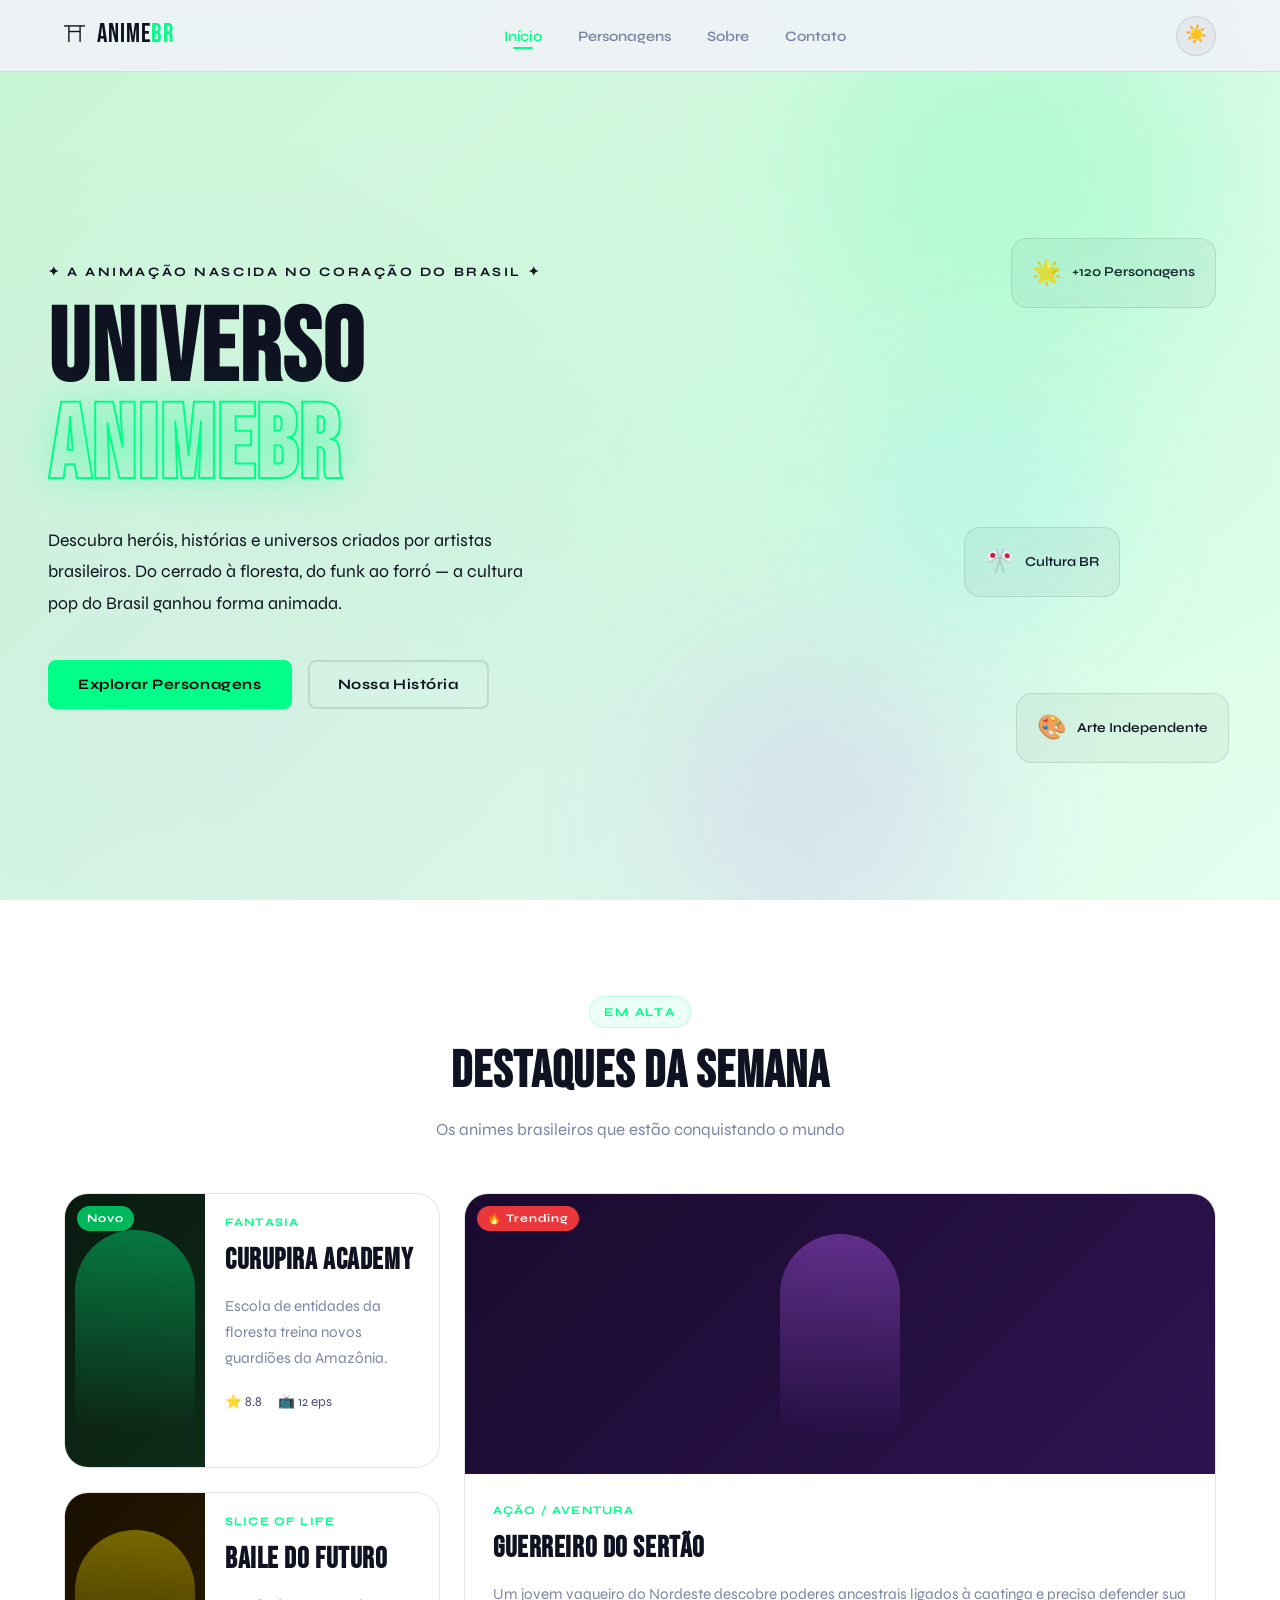
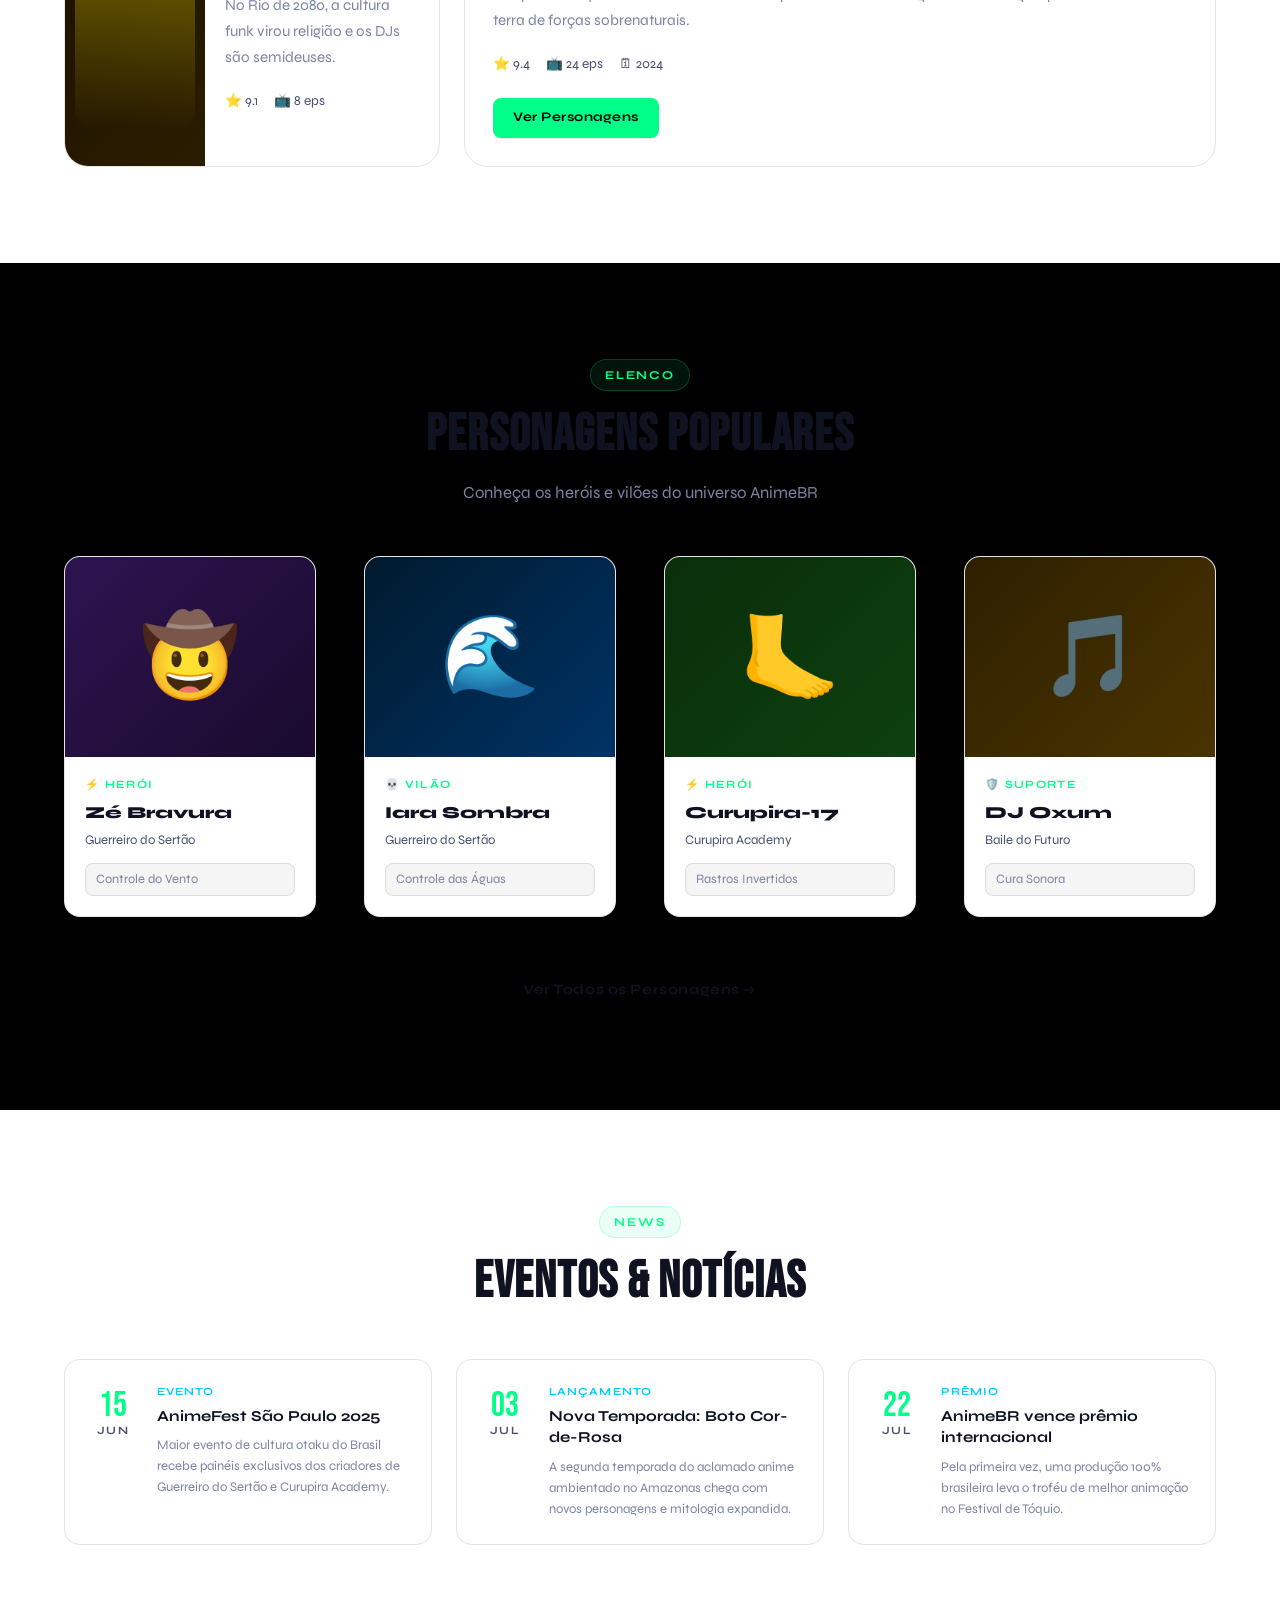
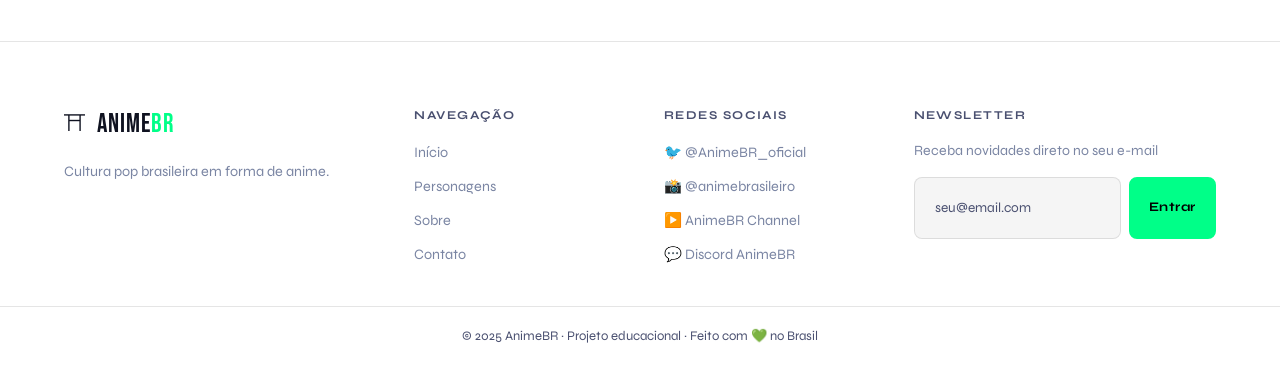
<file: index.html>
<!DOCTYPE html>
<html lang="pt-BR">

<head>
  <meta charset="UTF-8" />
  <meta name="viewport" content="width=device-width, initial-scale=1.0" />
  <title>AnimeBR — Cultura Otaku do Brasil</title>

  <!-- Google Fonts -->
  <link rel="preconnect" href="https://fonts.googleapis.com" />
  <link rel="preconnect" href="https://fonts.gstatic.com" crossorigin />
  <link
    href="https://fonts.googleapis.com/css2?family=Bebas+Neue&family=Syne:wght@400;600;700;800&family=Space+Mono:wght@400;700&display=swap"
    rel="stylesheet" />

  <!-- CSS separados por responsabilidade -->
  <link rel="stylesheet" href="css/reset.css" />
  <link rel="stylesheet" href="css/global.css" />
  <link rel="stylesheet" href="css/header.css" />
  <link rel="stylesheet" href="css/home.css" />
  <link rel="stylesheet" href="css/footer.css" />
  <link rel="stylesheet" href="./css/contato.css">
  <link rel="stylesheet" href="./css/sobre.css">
</head>

<body class="dark-mode">

  <!-- ===== HEADER ===== -->
  <header class="site-header" id="site-header">
    <div class="header-inner">
      <a href="index.html" class="logo">
        <span class="logo-icon">⛩</span>
        <span class="logo-text">Anime<span class="logo-br">BR</span></span>
      </a>

      <nav class="main-nav" id="main-nav">
        <ul class="nav-list">
          <li><a href="index.html" class="nav-link active">Início</a></li>
          <li><a href="personagens.html" class="nav-link">Personagens</a></li>
          <li><a href="sobre.html" class="nav-link">Sobre</a></li>
          <li><a href="contato.html" class="nav-link">Contato</a></li>
        </ul>
      </nav>

      <div class="header-actions">
        <button class="btn-theme" id="theme-btn-toggle" title="Alternar tema">🌙</button>
        <button class="btn-menu" id="hamburger" aria-label="Menu">
          <span></span><span></span><span></span>
        </button>
      </div>
    </div>
  </header>

  <!-- ===== HERO ===== -->
  <section class="hero" id="hero">
    <div class="hero-bg-overlay"></div>
    <div class="hero-content">
      <p class="hero-subtitle">✦ A animação nascida no coração do Brasil ✦</p>
      <h1 class="hero-title">
        Universo<br />
        <span class="hero-highlight">AnimeBR</span>
      </h1>
      <p class="hero-desc">
        Descubra heróis, histórias e universos criados por artistas brasileiros.
        Do cerrado à floresta, do funk ao forró — a cultura pop do Brasil ganhou forma animada.
      </p>
      <div class="hero-actions">
        <a href="personagens.html" class="btn btn-primary">Explorar Personagens</a>
        <a href="sobre.html" class="btn btn-outline">Nossa História</a>
      </div>
    </div>
    <div class="hero-visual">
      <div class="hero-card-float card-float-1">
        <div class="float-card-inner">
          <span class="float-emoji">🌟</span>
          <span class="float-label">+120 Personagens</span>
        </div>
      </div>
      <div class="hero-card-float card-float-2">
        <div class="float-card-inner">
          <span class="float-emoji">🎌</span>
          <span class="float-label">Cultura BR</span>
        </div>
      </div>
      <div class="hero-card-float card-float-3">
        <div class="float-card-inner">
          <span class="float-emoji">🎨</span>
          <span class="float-label">Arte Independente</span>
        </div>
      </div>
      <div class="hero-orb orb-1"></div>
      <div class="hero-orb orb-2"></div>
      <div class="hero-orb orb-3"></div>
    </div>
  </section>

  <!-- ===== DESTAQUES ===== -->
  <section class="section destaques-section" id="destaques">
    <div class="container">
      <div class="section-header">
        <span class="section-tag">Em Alta</span>
        <h2 class="section-title">Destaques da Semana</h2>
        <p class="section-desc">Os animes brasileiros que estão conquistando o mundo</p>
      </div>


      <div class="destaques-grid">

        <article class="destaque-card destaque-main">
          <div class="destaque-thumb destaque-thumb--guerreiro">
            <div class="destaque-badge">🔥 Trending</div>
            <div class="destaque-art">
              <div class="art-silhouette art-warrior"></div>
            </div>
          </div>
          <div class="destaque-info">
            <span class="destaque-cat">Ação / Aventura</span>
            <h3 class="destaque-title">Guerreiro do Sertão</h3>
            <p class="destaque-desc">Um jovem vaqueiro do Nordeste descobre poderes ancestrais ligados à caatinga e
              precisa defender sua terra de forças sobrenaturais.</p>
            <div class="destaque-meta">
              <span>⭐ 9.4</span>
              <span>📺 24 eps</span>
              <span>🗓 2024</span>
            </div>
            <a href="personagens.html" class="btn btn-primary btn-sm">Ver Personagens</a>
          </div>
        </article>

        <article class="destaque-card destaque-side">
          <div class="destaque-thumb destaque-thumb--amazonia">
            <div class="destaque-badge destaque-badge--new">Novo</div>
            <div class="destaque-art">
              <div class="art-silhouette art-shaman"></div>
            </div>
          </div>
          <div class="destaque-info">
            <span class="destaque-cat">Fantasia</span>
            <h3 class="destaque-title">Curupira Academy</h3>
            <p class="destaque-desc">Escola de entidades da floresta treina novos guardiões da Amazônia.</p>
            <div class="destaque-meta">
              <span>⭐ 8.8</span>
              <span>📺 12 eps</span>
            </div>
          </div>
        </article>

        <article class="destaque-card destaque-side">
          <div class="destaque-thumb destaque-thumb--funk">
            <div class="destaque-art">
              <div class="art-silhouette art-dancer"></div>
            </div>
          </div>
          <div class="destaque-info">
            <span class="destaque-cat">Slice of Life</span>
            <h3 class="destaque-title">Baile do Futuro</h3>
            <p class="destaque-desc">No Rio de 2080, a cultura funk virou religião e os DJs são semideuses.</p>
            <div class="destaque-meta">
              <span>⭐ 9.1</span>
              <span>📺 8 eps</span>
            </div>
          </div>
        </article>

      </div>
    </div>
  </section>

  <!-- ===== PERSONAGENS ===== -->
  <section class="section personagens-preview" id="personagens-preview">
    <div class="container">
      <div class="section-header">
        <span class="section-tag">Elenco</span>
        <h2 class="section-title">Personagens Populares</h2>
        <p class="section-desc">Conheça os heróis e vilões do universo AnimeBR</p>
      </div>

      <!-- Cards gerados via JS (cards.js) -->
      <div class="personagens-grid" id="personagens-grid">
        <!-- preenchido por js/cards.js -->
      </div>

      <div class="section-cta">
        <a href="personagens.html" class="btn btn-outline">Ver Todos os Personagens →</a>
      </div>
    </div>
  </section>

  <!-- ===== NOTICIAS ===== -->
  <section class="section noticias-section" id="noticias">
    <div class="container">
      <div class="section-header">
        <span class="section-tag">News</span>
        <h2 class="section-title">Eventos & Notícias</h2>
      </div>


      <div class="noticias-grid">

        <div class="noticia-card">
          <div class="noticia-data">
            <span class="noticia-dia">15</span>
            <span class="noticia-mes">Jun</span>
          </div>
          <div class="noticia-content">
            <span class="noticia-tag">Evento</span>
            <h4 class="noticia-title">AnimeFest São Paulo 2025</h4>
            <p class="noticia-desc">Maior evento de cultura otaku do Brasil recebe painéis exclusivos dos criadores de
              Guerreiro do Sertão e Curupira Academy.</p>
          </div>
        </div>

        <div class="noticia-card">
          <div class="noticia-data">
            <span class="noticia-dia">03</span>
            <span class="noticia-mes">Jul</span>
          </div>
          <div class="noticia-content">
            <span class="noticia-tag">Lançamento</span>
            <h4 class="noticia-title">Nova Temporada: Boto Cor-de-Rosa</h4>
            <p class="noticia-desc">A segunda temporada do aclamado anime ambientado no Amazonas chega com novos
              personagens e mitologia expandida.</p>
          </div>
        </div>

        <div class="noticia-card">
          <div class="noticia-data">
            <span class="noticia-dia">22</span>
            <span class="noticia-mes">Jul</span>
          </div>
          <div class="noticia-content">
            <span class="noticia-tag">Prêmio</span>
            <h4 class="noticia-title">AnimeBR vence prêmio internacional</h4>
            <p class="noticia-desc">Pela primeira vez, uma produção 100% brasileira leva o troféu de melhor animação no
              Festival de Tóquio.</p>
          </div>
        </div>

      </div>
    </div>
  </section>

  <!-- ===== FOOTER ===== -->
  <footer class="site-footer" id="site-footer">
    <div class="footer-inner container">
      <div class="footer-brand">
        <a href="index.html" class="logo">
          <span class="logo-icon">⛩</span>
          <span class="logo-text">Anime<span class="logo-br">BR</span></span>
        </a>
        <p class="footer-tagline">Cultura pop brasileira em forma de anime.</p>
      </div>

      <div class="footer-links">
        <h5 class="footer-heading">Navegação</h5>
        <ul>
          <li><a href="index.html">Início</a></li>
          <li><a href="personagens.html">Personagens</a></li>
          <li><a href="sobre.html">Sobre</a></li>
          <li><a href="contato.html">Contato</a></li>
        </ul>
      </div>

      <div class="footer-links">
        <h5 class="footer-heading">Redes Sociais</h5>
        <ul>
          <li><a href="#">🐦 @AnimeBR_oficial</a></li>
          <li><a href="#">📸 @animebrasileiro</a></li>
          <li><a href="#">▶️ AnimeBR Channel</a></li>
          <li><a href="#">💬 Discord AnimeBR</a></li>
        </ul>
      </div>

      <div class="footer-newsletter">
        <h5 class="footer-heading">Newsletter</h5>
        <p>Receba novidades direto no seu e-mail</p>
        <div class="newsletter-form">
          <input type="email" placeholder="seu@email.com" class="newsletter-input" />
          <button class="btn btn-primary btn-sm">Entrar</button>
        </div>
      </div>
    </div>
    <div class="footer-bottom">
      <p>© 2025 AnimeBR · Projeto educacional · Feito com 💚 no Brasil</p>
    </div>
  </footer>

  <!-- JS separados por responsabilidade -->
  <script src="js/theme.js"></script>
  <script src="js/menu.js"></script>
  <script src="js/cards.js"></script>
  <script src="js/main.js"></script>
</body>

</html>
</file>
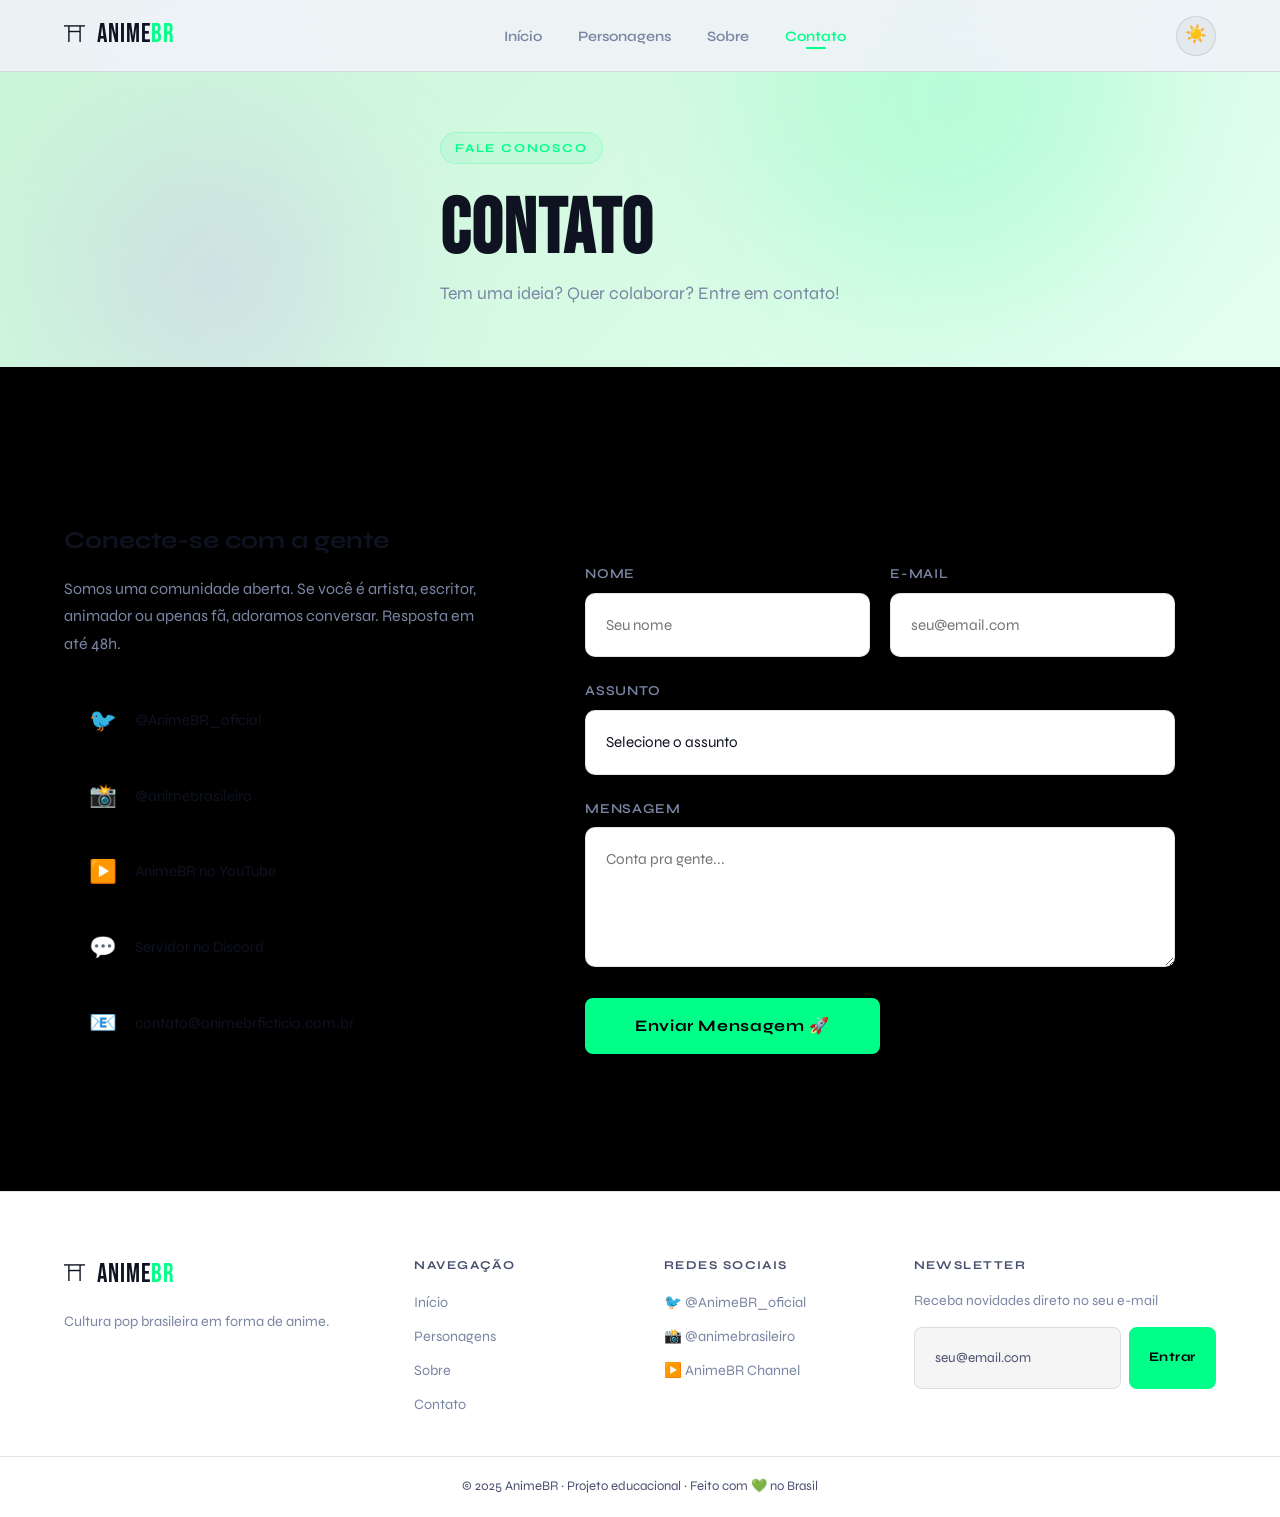
<file: contato.html>
<!DOCTYPE html>
<html lang="pt-BR">
<head>
  <meta charset="UTF-8" />
  <meta name="viewport" content="width=device-width, initial-scale=1.0" />
  <title>Contato — AnimeBR</title>

  <link rel="preconnect" href="https://fonts.googleapis.com" />
  <link rel="preconnect" href="https://fonts.gstatic.com" crossorigin />
  <link href="https://fonts.googleapis.com/css2?family=Bebas+Neue&family=Syne:wght@400;600;700;800&family=Space+Mono:wght@400;700&display=swap" rel="stylesheet" />

  <link rel="stylesheet" href="css/reset.css" />
  <link rel="stylesheet" href="css/global.css" />
  <link rel="stylesheet" href="css/header.css" />
  <link rel="stylesheet" href="css/footer.css" />
  <link rel="stylesheet" href="./css/contato.css">
  <link rel="stylesheet" href="./css/sobre.css">


</head>
<body class="dark-mode">

  <header class="site-header" id="site-header">
    <div class="header-inner">
      <a href="index.html" class="logo">
        <span class="logo-icon">⛩</span>
        <span class="logo-text">Anime<span class="logo-br">BR</span></span>
      </a>
      <nav class="main-nav" id="main-nav">
        <ul class="nav-list">
          <li><a href="index.html" class="nav-link">Início</a></li>
          <li><a href="personagens.html" class="nav-link">Personagens</a></li>
          <li><a href="sobre.html" class="nav-link">Sobre</a></li>
          <li><a href="contato.html" class="nav-link active">Contato</a></li>
        </ul>
      </nav>
      <div class="header-actions">
        <button class="btn-theme" id="theme-btn-toggle" title="Alternar tema">🌙</button>
        <button class="btn-menu" id="hamburger" aria-label="Menu">
          <span></span><span></span><span></span>
        </button>
      </div>
    </div>
  </header>

  <section class="page-hero">
    <div class="page-hero-content container">
      <span class="section-tag">Fale Conosco</span>
      <h1 class="page-hero-title">Contato</h1>
      <p class="page-hero-desc">Tem uma ideia? Quer colaborar? Entre em contato!</p>
    </div>
    <div class="page-hero-orbs">
      <div class="hero-orb orb-1"></div>
      <div class="hero-orb orb-2"></div>
    </div>
  </section>

  <section class="section contato-section">
    <div class="container">
      <div class="contato-grid">

        <div class="contato-info">
          <h3>Conecte-se com a gente</h3>
          <p>Somos uma comunidade aberta. Se você é artista, escritor, animador ou apenas fã, adoramos conversar. Resposta em até 48h.</p>

          <div class="social-links">
            <a href="#" class="social-link">
              <span class="social-icon">🐦</span>
              <span>@AnimeBR_oficial</span>
            </a>
            <a href="#" class="social-link">
              <span class="social-icon">📸</span>
              <span>@animebrasileiro</span>
            </a>
            <a href="#" class="social-link">
              <span class="social-icon">▶️</span>
              <span>AnimeBR no YouTube</span>
            </a>
            <a href="#" class="social-link">
              <span class="social-icon">💬</span>
              <span>Servidor no Discord</span>
            </a>
            <a href="#" class="social-link">
              <span class="social-icon">📧</span>
              <span>contato@animebrficticio.com.br</span>
            </a>
          </div>
        </div>

        <form class="contato-form" onsubmit="return false;">
          <div class="form-row">
            <div class="form-group">
              <label class="form-label" for="nome">Nome</label>
              <input type="text" id="nome" class="form-input" placeholder="Seu nome" />
            </div>
            <div class="form-group">
              <label class="form-label" for="email">E-mail</label>
              <input type="email" id="email" class="form-input" placeholder="seu@email.com" />
            </div>
          </div>

          <div class="form-group">
            <label class="form-label" for="assunto">Assunto</label>
            <select id="assunto" class="form-select">
              <option value="">Selecione o assunto</option>
              <option value="colaboracao">Proposta de colaboração</option>
              <option value="imprensa">Imprensa</option>
              <option value="sugestao">Sugestão de personagem</option>
              <option value="outro">Outro</option>
            </select>
          </div>

          <div class="form-group">
            <label class="form-label" for="mensagem">Mensagem</label>
            <textarea id="mensagem" class="form-textarea" placeholder="Conta pra gente..."></textarea>
          </div>

          <div class="form-submit">
            <button type="submit" class="btn btn-primary">Enviar Mensagem 🚀</button>
          </div>
        </form>

      </div>
    </div>
  </section>

  <footer class="site-footer" id="site-footer">
    <div class="footer-inner container">
      <div class="footer-brand">
        <a href="index.html" class="logo">
          <span class="logo-icon">⛩</span>
          <span class="logo-text">Anime<span class="logo-br">BR</span></span>
        </a>
        <p class="footer-tagline">Cultura pop brasileira em forma de anime.</p>
      </div>
      <div class="footer-links">
        <h5 class="footer-heading">Navegação</h5>
        <ul>
          <li><a href="index.html">Início</a></li>
          <li><a href="personagens.html">Personagens</a></li>
          <li><a href="sobre.html">Sobre</a></li>
          <li><a href="contato.html">Contato</a></li>
        </ul>
      </div>
      <div class="footer-links">
        <h5 class="footer-heading">Redes Sociais</h5>
        <ul>
          <li><a href="#">🐦 @AnimeBR_oficial</a></li>
          <li><a href="#">📸 @animebrasileiro</a></li>
          <li><a href="#">▶️ AnimeBR Channel</a></li>
        </ul>
      </div>
      <div class="footer-newsletter">
        <h5 class="footer-heading">Newsletter</h5>
        <p>Receba novidades direto no seu e-mail</p>
        <div class="newsletter-form">
          <input type="email" placeholder="seu@email.com" class="newsletter-input" />
          <button class="btn btn-primary btn-sm">Entrar</button>
        </div>
      </div>
    </div>
    <div class="footer-bottom">
      <p>© 2025 AnimeBR · Projeto educacional · Feito com 💚 no Brasil</p>
    </div>
  </footer>

  <script src="js/theme.js"></script>
  <script src="js/menu.js"></script>
  <script src="js/main.js"></script>
</body>
</html>
</file>
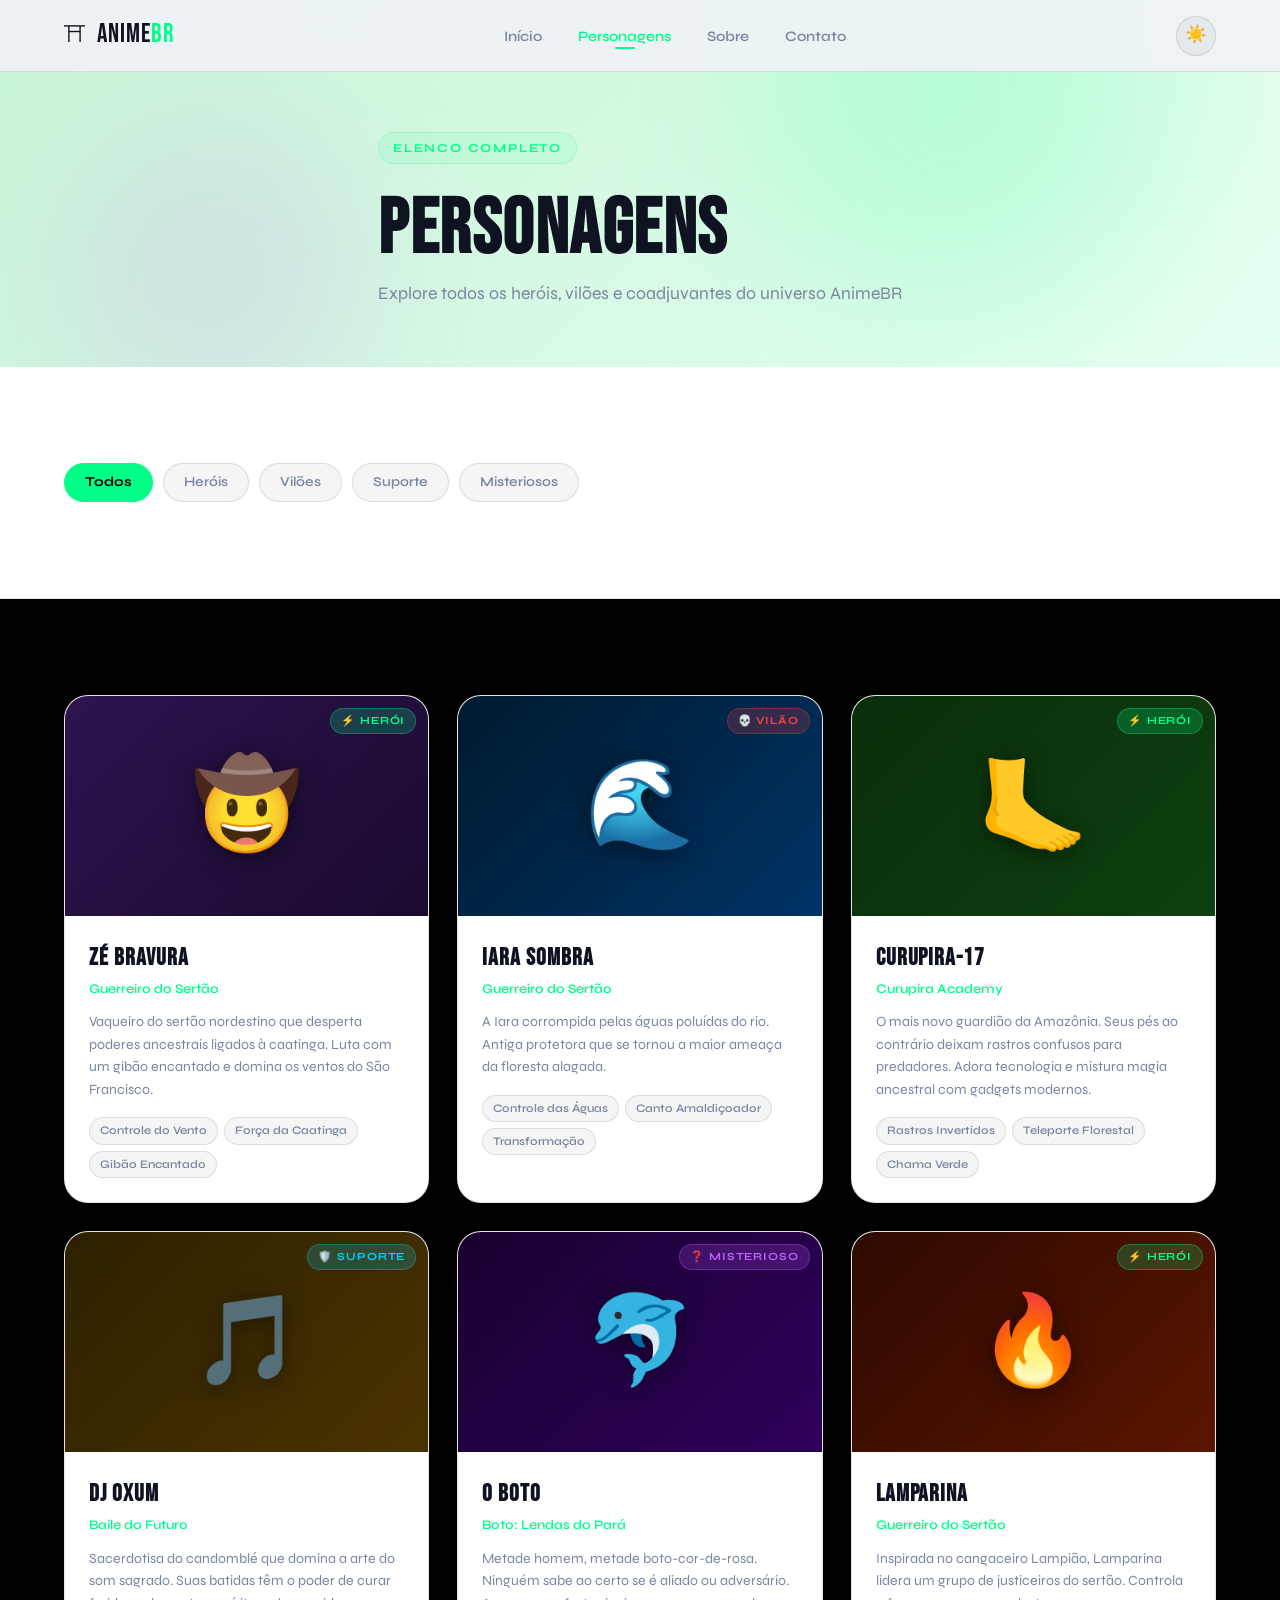
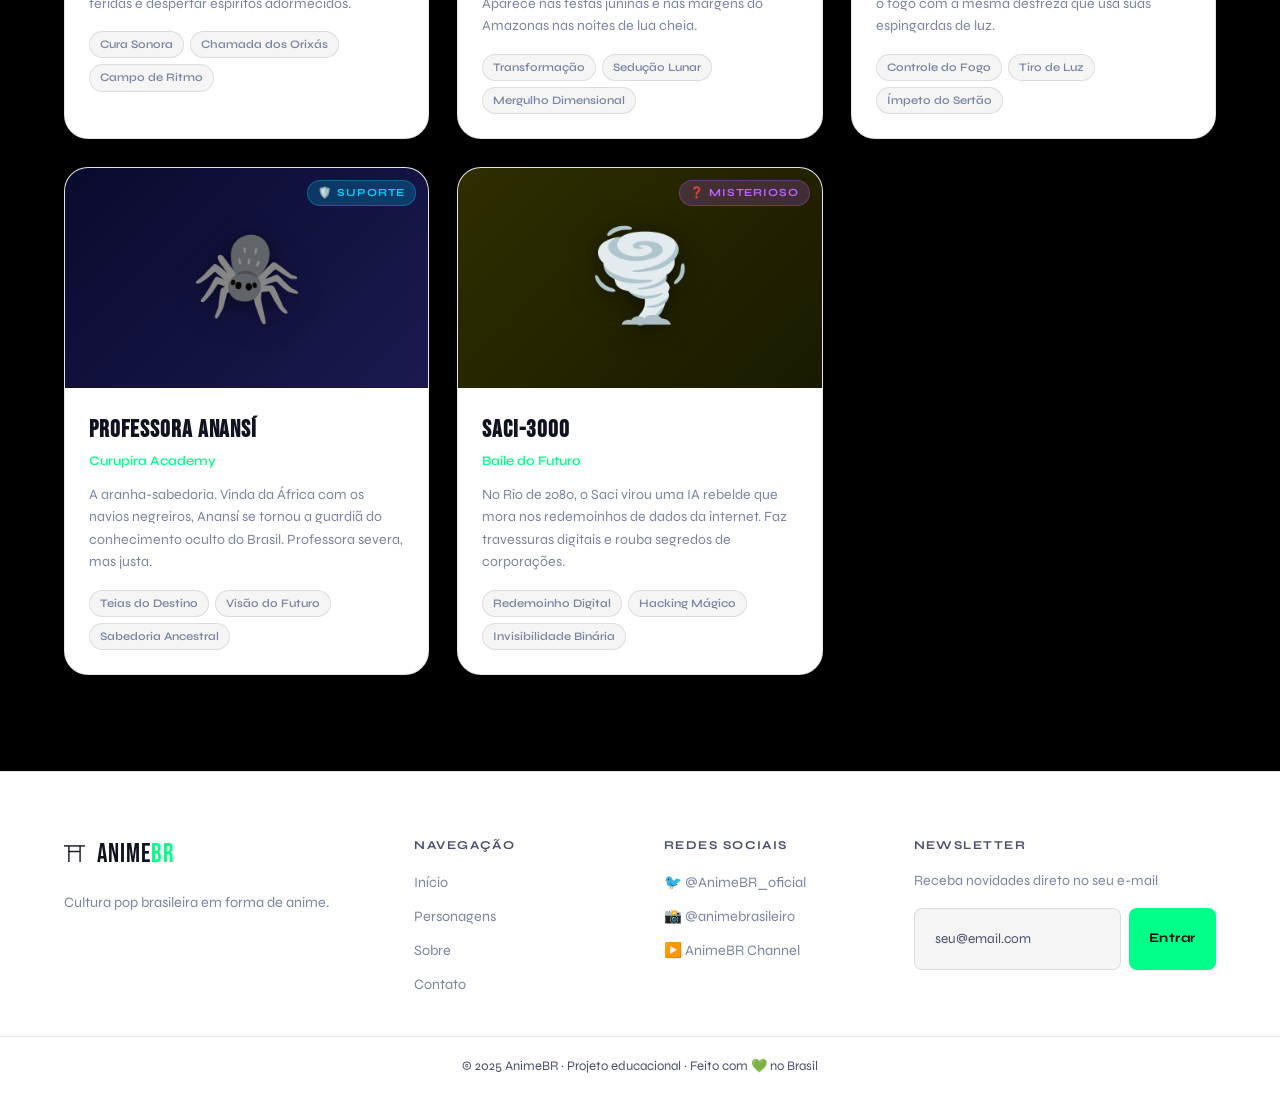
<file: personagens.html>
<!DOCTYPE html>
<html lang="pt-BR">

<head>
  <meta charset="UTF-8" />
  <meta name="viewport" content="width=device-width, initial-scale=1.0" />
  <title>Personagens — AnimeBR</title>

  <link rel="preconnect" href="https://fonts.googleapis.com" />
  <link rel="preconnect" href="https://fonts.gstatic.com" crossorigin />
  <link
    href="https://fonts.googleapis.com/css2?family=Bebas+Neue&family=Syne:wght@400;600;700;800&family=Space+Mono:wght@400;700&display=swap"
    rel="stylesheet" />

  <link rel="stylesheet" href="css/reset.css" />
  <link rel="stylesheet" href="css/global.css" />
  <link rel="stylesheet" href="css/header.css" />
  <link rel="stylesheet" href="css/personagens.css" />
  <link rel="stylesheet" href="css/footer.css" />
  <link rel="stylesheet" href="./css/contato.css">
  <link rel="stylesheet" href="./css/sobre.css">
</head>

<body class="dark-mode">

  <header class="site-header" id="site-header">
    <div class="header-inner">
      <a href="index.html" class="logo">
        <span class="logo-icon">⛩</span>
        <span class="logo-text">Anime<span class="logo-br">BR</span></span>
      </a>
      <nav class="main-nav" id="main-nav">
        <ul class="nav-list">
          <li><a href="index.html" class="nav-link">Início</a></li>
          <li><a href="personagens.html" class="nav-link active">Personagens</a></li>
          <li><a href="sobre.html" class="nav-link">Sobre</a></li>
          <li><a href="contato.html" class="nav-link">Contato</a></li>
        </ul>
      </nav>
      <div class="header-actions">
        <button class="btn-theme" id="theme-btn-toggle" title="Alternar tema">🌙</button>
        <button class="btn-menu" id="hamburger" aria-label="Menu">
          <span></span><span></span><span></span>
        </button>
      </div>
    </div>
  </header>

  <!-- PAGE HERO -->
  <section class="page-hero">
    <div class="page-hero-content container">
      <span class="section-tag">Elenco Completo</span>
      <h1 class="page-hero-title">Personagens</h1>
      <p class="page-hero-desc">Explore todos os heróis, vilões e coadjuvantes do universo AnimeBR</p>
    </div>
    <div class="page-hero-orbs">
      <div class="hero-orb orb-1"></div>
      <div class="hero-orb orb-2"></div>
    </div>
  </section>

  <!-- FILTROS -->
  <section class="filtros-section">
    <div class="container">

      <div class="filtros-bar" id="filtros-bar">
        <button class="filtro-btn active" data-filter="todos">Todos</button>
        <button class="filtro-btn" data-filter="heroi">Heróis</button>
        <button class="filtro-btn" data-filter="vilao">Vilões</button>
        <button class="filtro-btn" data-filter="suporte">Suporte</button>
        <button class="filtro-btn" data-filter="misterioso">Misteriosos</button>
      </div>
    </div>
  </section>

  <!-- GRID DE PERSONAGENS -->
  <section class="section personagens-full-section">
    <div class="container">

      <div class="personagens-full-grid" id="personagens-full-grid">
        <!-- Preenchido por js/cards.js -->
      </div>
    </div>
  </section>

  <footer class="site-footer" id="site-footer">
    <div class="footer-inner container">
      <div class="footer-brand">
        <a href="index.html" class="logo">
          <span class="logo-icon">⛩</span>
          <span class="logo-text">Anime<span class="logo-br">BR</span></span>
        </a>
        <p class="footer-tagline">Cultura pop brasileira em forma de anime.</p>
      </div>
      <div class="footer-links">
        <h5 class="footer-heading">Navegação</h5>
        <ul>
          <li><a href="index.html">Início</a></li>
          <li><a href="personagens.html">Personagens</a></li>
          <li><a href="sobre.html">Sobre</a></li>
          <li><a href="contato.html">Contato</a></li>
        </ul>
      </div>
      <div class="footer-links">
        <h5 class="footer-heading">Redes Sociais</h5>
        <ul>
          <li><a href="#">🐦 @AnimeBR_oficial</a></li>
          <li><a href="#">📸 @animebrasileiro</a></li>
          <li><a href="#">▶️ AnimeBR Channel</a></li>
        </ul>
      </div>
      <div class="footer-newsletter">
        <h5 class="footer-heading">Newsletter</h5>
        <p>Receba novidades direto no seu e-mail</p>
        <div class="newsletter-form">
          <input type="email" placeholder="seu@email.com" class="newsletter-input" />
          <button class="btn btn-primary btn-sm">Entrar</button>
        </div>
      </div>
    </div>
    <div class="footer-bottom">
      <p>© 2025 AnimeBR · Projeto educacional · Feito com 💚 no Brasil</p>
    </div>
  </footer>

  <script src="js/theme.js"></script>
  <script src="js/menu.js"></script>
  <script src="js/cards.js"></script>
  <script src="js/main.js"></script>
</body>

</html>
</file>
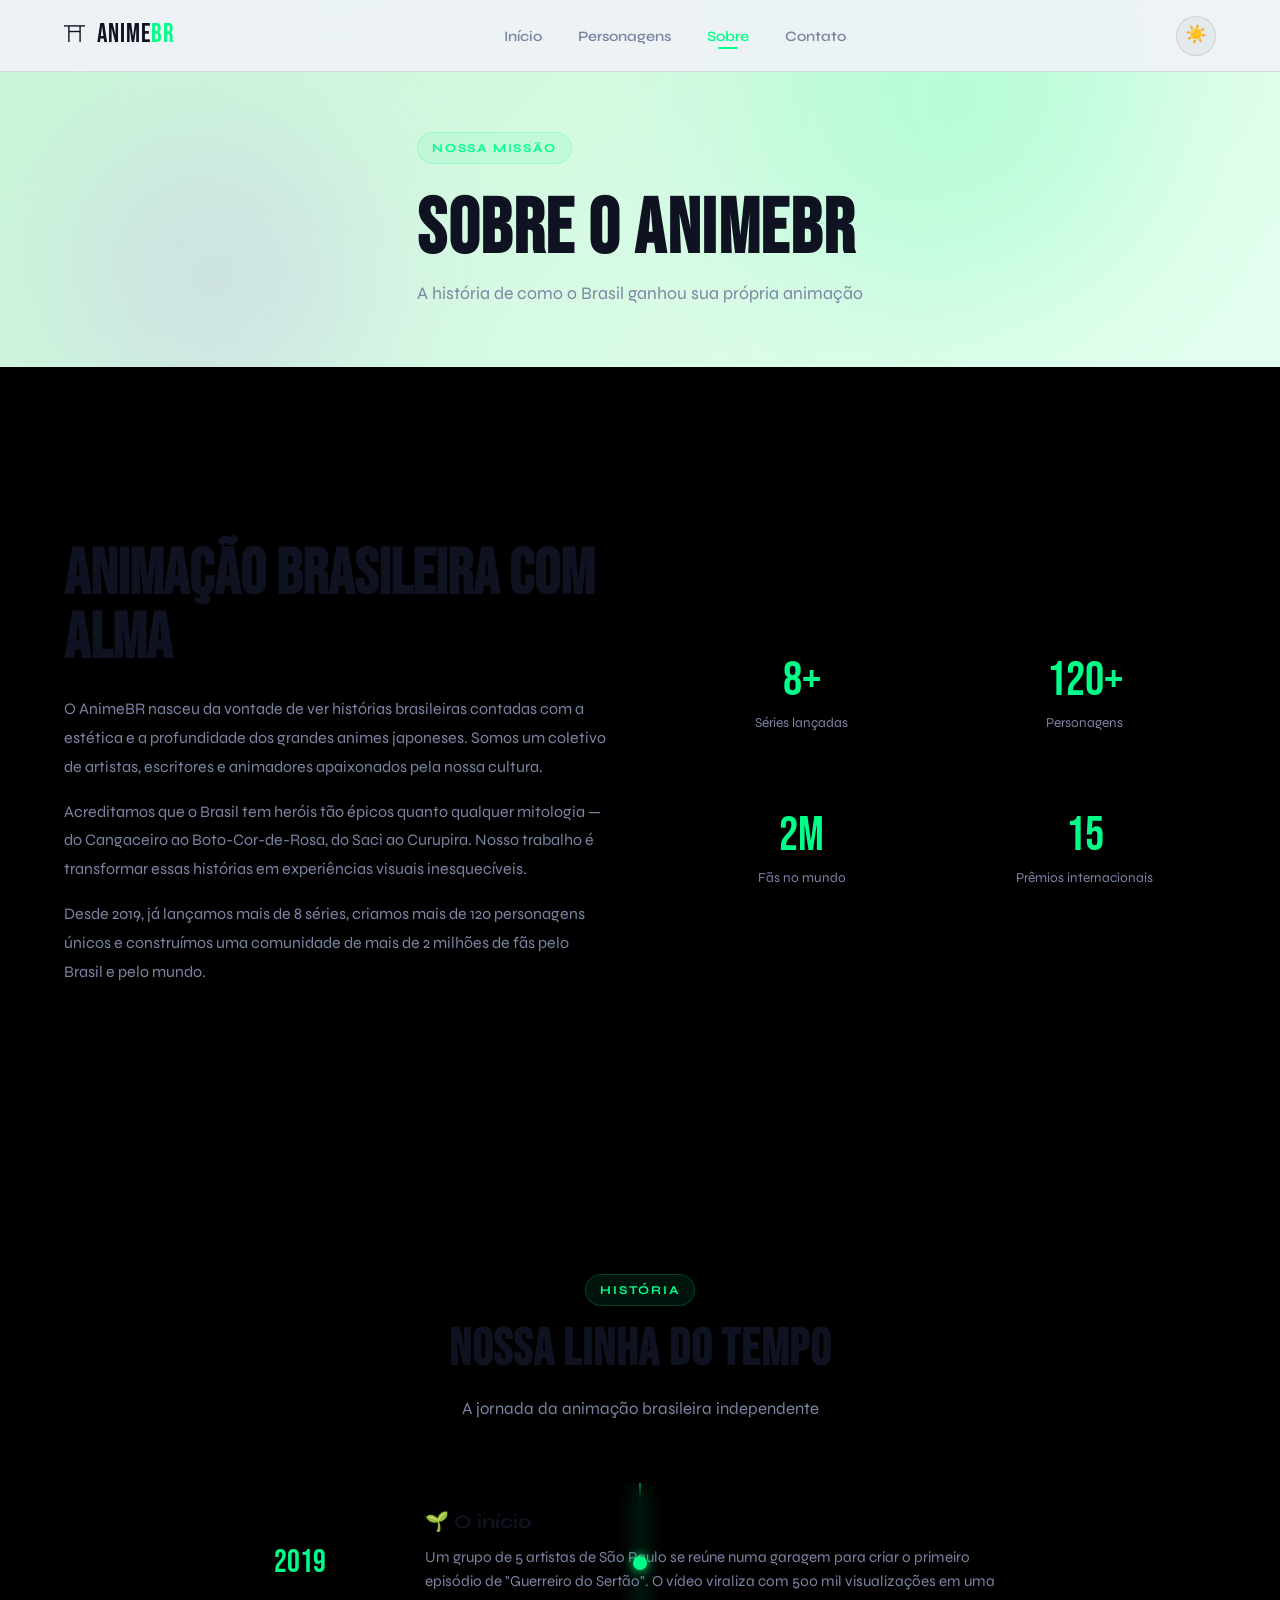
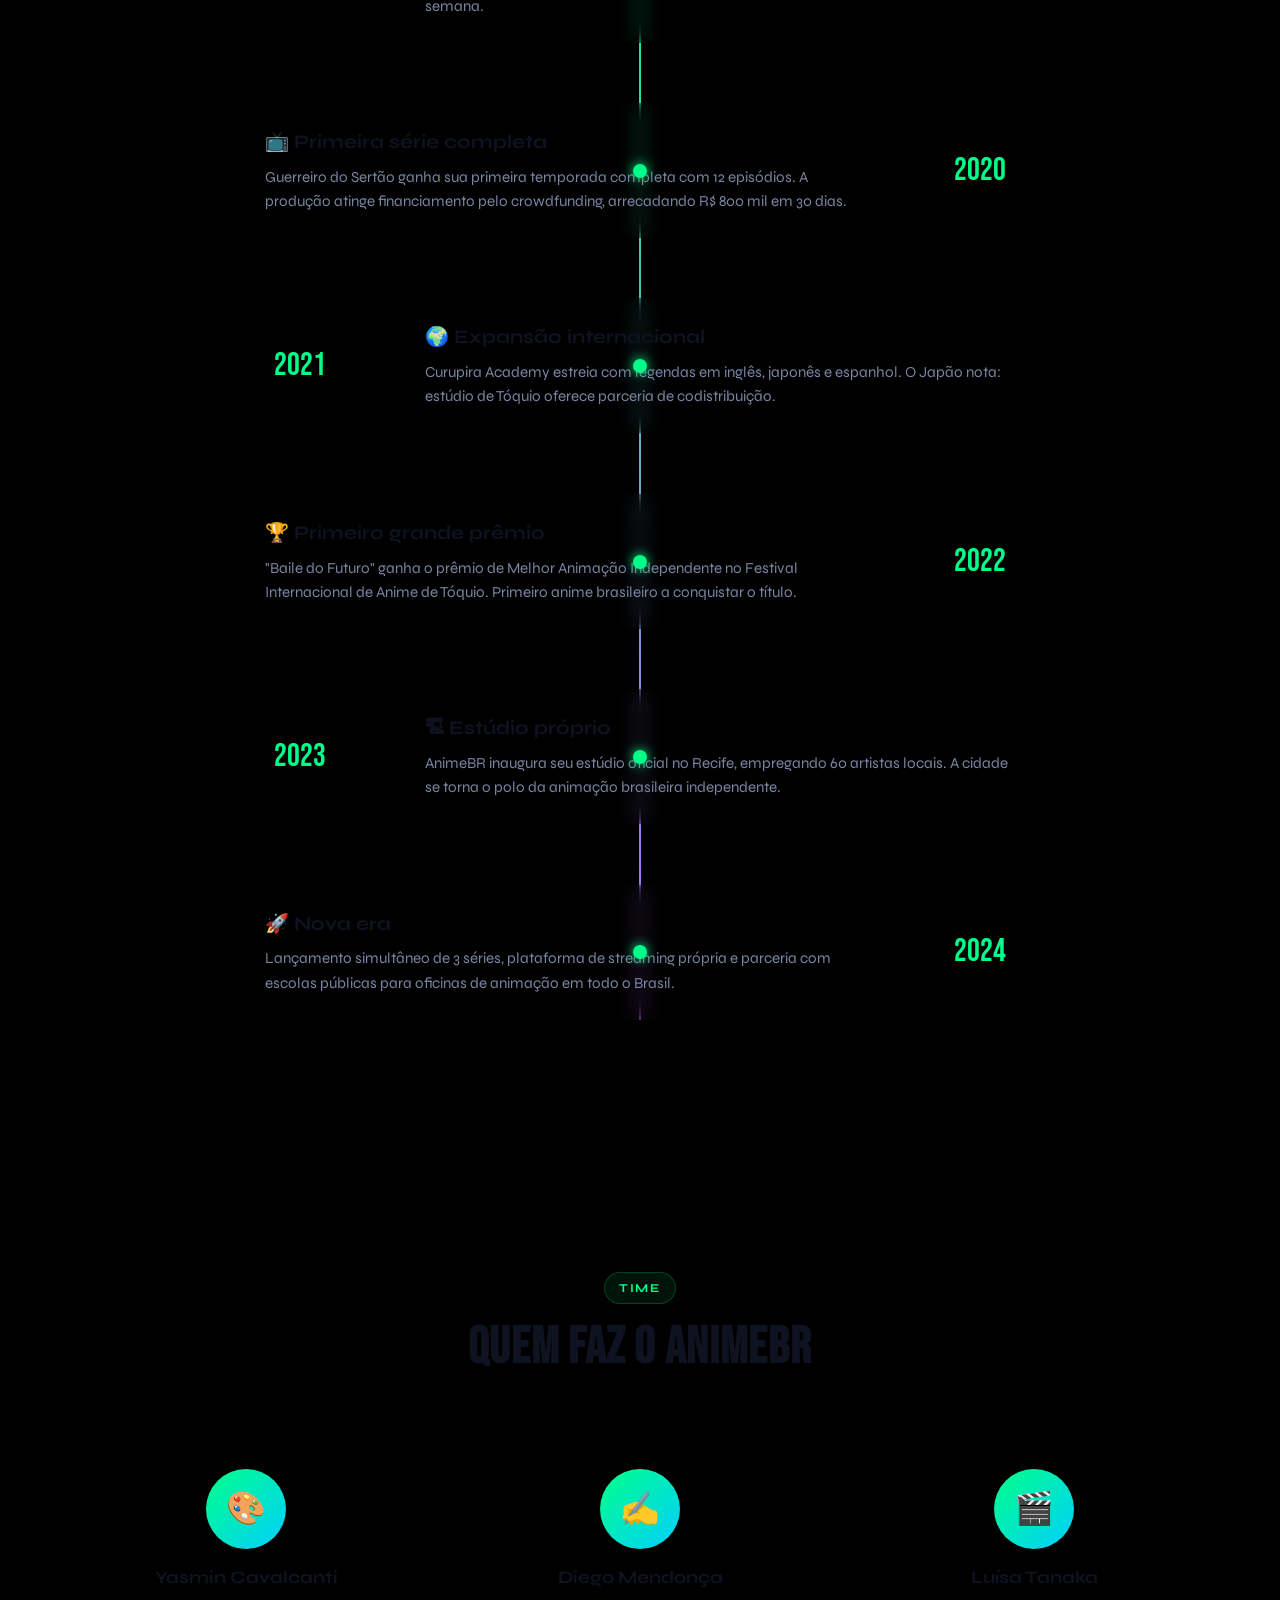
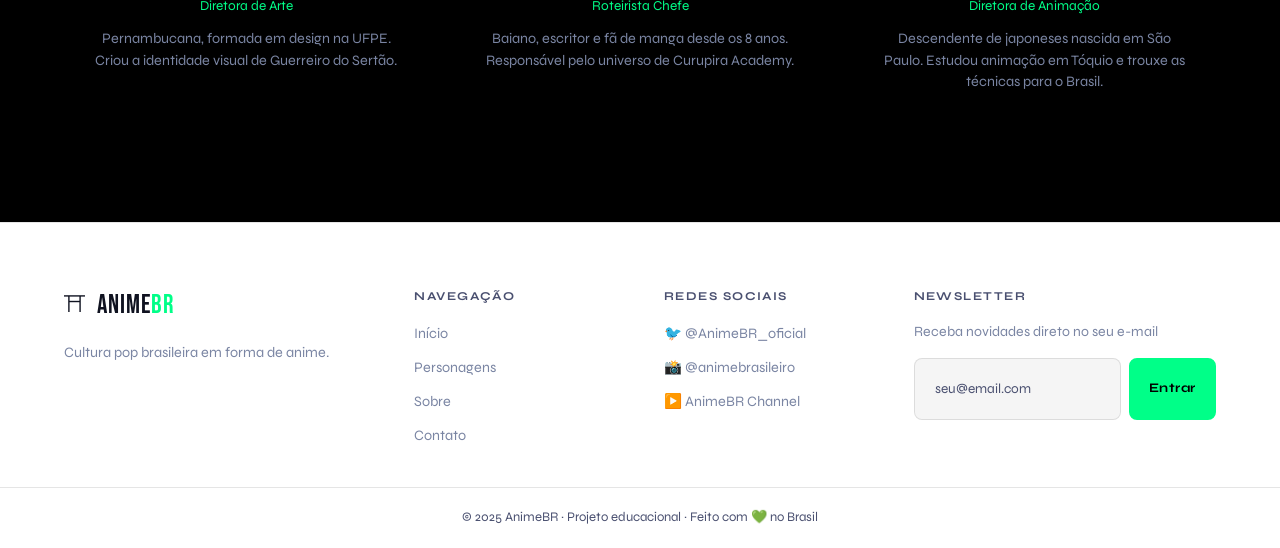
<file: sobre.html>
<!DOCTYPE html>
<html lang="pt-BR">

<head>
  <meta charset="UTF-8" />
  <meta name="viewport" content="width=device-width, initial-scale=1.0" />
  <title>Sobre — AnimeBR</title>

  <link rel="preconnect" href="https://fonts.googleapis.com" />
  <link rel="preconnect" href="https://fonts.gstatic.com" crossorigin />
  <link
    href="https://fonts.googleapis.com/css2?family=Bebas+Neue&family=Syne:wght@400;600;700;800&family=Space+Mono:wght@400;700&display=swap"
    rel="stylesheet" />

  <link rel="stylesheet" href="css/reset.css" />
  <link rel="stylesheet" href="css/global.css" />
  <link rel="stylesheet" href="css/header.css" />
  <link rel="stylesheet" href="css/footer.css" />
  <link rel="stylesheet" href="./css/contato.css">
  <link rel="stylesheet" href="./css/sobre.css">


</head>

<body class="dark-mode">

  <header class="site-header" id="site-header">
    <div class="header-inner">
      <a href="index.html" class="logo">
        <span class="logo-icon">⛩</span>
        <span class="logo-text">Anime<span class="logo-br">BR</span></span>
      </a>
      <nav class="main-nav" id="main-nav">
        <ul class="nav-list">
          <li><a href="index.html" class="nav-link">Início</a></li>
          <li><a href="personagens.html" class="nav-link">Personagens</a></li>
          <li><a href="sobre.html" class="nav-link active">Sobre</a></li>
          <li><a href="contato.html" class="nav-link">Contato</a></li>
        </ul>
      </nav>
      <div class="header-actions">
        <button class="btn-theme" id="theme-btn-toggle" title="Alternar tema">🌙</button>
        <button class="btn-menu" id="hamburger" aria-label="Menu">
          <span></span><span></span><span></span>
        </button>
      </div>
    </div>
  </header>

  <!-- PAGE HERO -->
  <section class="page-hero">
    <div class="page-hero-content container">
      <span class="section-tag">Nossa Missão</span>
      <h1 class="page-hero-title">Sobre o AnimeBR</h1>
      <p class="page-hero-desc">A história de como o Brasil ganhou sua própria animação</p>
    </div>
    <div class="page-hero-orbs">
      <div class="hero-orb orb-1"></div>
      <div class="hero-orb orb-2"></div>
    </div>
  </section>

  <!-- SOBRE INTRO -->
  <section class="section">
    <div class="container">
      <div class="sobre-intro">
        <div class="sobre-intro-text">
          <h2>Animação brasileira com alma</h2>
          <p>O AnimeBR nasceu da vontade de ver histórias brasileiras contadas com a estética e a profundidade dos
            grandes animes japoneses. Somos um coletivo de artistas, escritores e animadores apaixonados pela nossa
            cultura.</p>
          <p>Acreditamos que o Brasil tem heróis tão épicos quanto qualquer mitologia — do Cangaceiro ao
            Boto-Cor-de-Rosa, do Saci ao Curupira. Nosso trabalho é transformar essas histórias em experiências visuais
            inesquecíveis.</p>
          <p>Desde 2019, já lançamos mais de 8 séries, criamos mais de 120 personagens únicos e construímos uma
            comunidade de mais de 2 milhões de fãs pelo Brasil e pelo mundo.</p>
        </div>
        <div class="sobre-stats">
          <div class="stat-box">
            <span class="stat-number">8+</span>
            <span class="stat-label">Séries lançadas</span>
          </div>
          <div class="stat-box">
            <span class="stat-number">120+</span>
            <span class="stat-label">Personagens</span>
          </div>
          <div class="stat-box">
            <span class="stat-number">2M</span>
            <span class="stat-label">Fãs no mundo</span>
          </div>
          <div class="stat-box">
            <span class="stat-number">15</span>
            <span class="stat-label">Prêmios internacionais</span>
          </div>
        </div>
      </div>
    </div>
  </section>

  <!-- LINHA DO TEMPO -->
  <section class="section timeline-section">
    <div class="container">
      <div class="section-header">
        <span class="section-tag">História</span>
        <h2 class="section-title">Nossa Linha do Tempo</h2>
        <p class="section-desc">A jornada da animação brasileira independente</p>
      </div>

      <div class="timeline">

        <div class="timeline-item">
          <div class="timeline-year"><span>2019</span></div>
          <div class="timeline-dot"></div>
          <div class="timeline-content">
            <h3>🌱 O início</h3>
            <p>Um grupo de 5 artistas de São Paulo se reúne numa garagem para criar o primeiro episódio de "Guerreiro do
              Sertão". O vídeo viraliza com 500 mil visualizações em uma semana.</p>
          </div>
        </div>

        <div class="timeline-item">
          <div class="timeline-year"><span>2020</span></div>
          <div class="timeline-dot"></div>
          <div class="timeline-content">
            <h3>📺 Primeira série completa</h3>
            <p>Guerreiro do Sertão ganha sua primeira temporada completa com 12 episódios. A produção atinge
              financiamento pelo crowdfunding, arrecadando R$ 800 mil em 30 dias.</p>
          </div>
        </div>

        <div class="timeline-item">
          <div class="timeline-year"><span>2021</span></div>
          <div class="timeline-dot"></div>
          <div class="timeline-content">
            <h3>🌍 Expansão internacional</h3>
            <p>Curupira Academy estreia com legendas em inglês, japonês e espanhol. O Japão nota: estúdio de Tóquio
              oferece parceria de codistribuição.</p>
          </div>
        </div>

        <div class="timeline-item">
          <div class="timeline-year"><span>2022</span></div>
          <div class="timeline-dot"></div>
          <div class="timeline-content">
            <h3>🏆 Primeiro grande prêmio</h3>
            <p>"Baile do Futuro" ganha o prêmio de Melhor Animação Independente no Festival Internacional de Anime de
              Tóquio. Primeiro anime brasileiro a conquistar o título.</p>
          </div>
        </div>

        <div class="timeline-item">
          <div class="timeline-year"><span>2023</span></div>
          <div class="timeline-dot"></div>
          <div class="timeline-content">
            <h3>🏗 Estúdio próprio</h3>
            <p>AnimeBR inaugura seu estúdio oficial no Recife, empregando 60 artistas locais. A cidade se torna o polo
              da animação brasileira independente.</p>
          </div>
        </div>

        <div class="timeline-item">
          <div class="timeline-year"><span>2024</span></div>
          <div class="timeline-dot"></div>
          <div class="timeline-content">
            <h3>🚀 Nova era</h3>
            <p>Lançamento simultâneo de 3 séries, plataforma de streaming própria e parceria com escolas públicas para
              oficinas de animação em todo o Brasil.</p>
          </div>
        </div>

      </div>
    </div>
  </section>

  <!-- EQUIPE -->
  <section class="section team-section">
    <div class="container">
      <div class="section-header">
        <span class="section-tag">Time</span>
        <h2 class="section-title">Quem Faz o AnimeBR</h2>
      </div>
      <div class="team-grid">
        <div class="team-card">
          <div class="team-avatar">🎨</div>
          <div class="team-name">Yasmin Cavalcanti</div>
          <div class="team-role">Diretora de Arte</div>
          <p class="team-bio">Pernambucana, formada em design na UFPE. Criou a identidade visual de Guerreiro do Sertão.
          </p>
        </div>
        <div class="team-card">
          <div class="team-avatar">✍️</div>
          <div class="team-name">Diego Mendonça</div>
          <div class="team-role">Roteirista Chefe</div>
          <p class="team-bio">Baiano, escritor e fã de manga desde os 8 anos. Responsável pelo universo de Curupira
            Academy.</p>
        </div>
        <div class="team-card">
          <div class="team-avatar">🎬</div>
          <div class="team-name">Luísa Tanaka</div>
          <div class="team-role">Diretora de Animação</div>
          <p class="team-bio">Descendente de japoneses nascida em São Paulo. Estudou animação em Tóquio e trouxe as
            técnicas para o Brasil.</p>
        </div>
      </div>
    </div>
  </section>

  <footer class="site-footer" id="site-footer">
    <div class="footer-inner container">
      <div class="footer-brand">
        <a href="index.html" class="logo">
          <span class="logo-icon">⛩</span>
          <span class="logo-text">Anime<span class="logo-br">BR</span></span>
        </a>
        <p class="footer-tagline">Cultura pop brasileira em forma de anime.</p>
      </div>
      <div class="footer-links">
        <h5 class="footer-heading">Navegação</h5>
        <ul>
          <li><a href="index.html">Início</a></li>
          <li><a href="personagens.html">Personagens</a></li>
          <li><a href="sobre.html">Sobre</a></li>
          <li><a href="contato.html">Contato</a></li>
        </ul>
      </div>
      <div class="footer-links">
        <h5 class="footer-heading">Redes Sociais</h5>
        <ul>
          <li><a href="#">🐦 @AnimeBR_oficial</a></li>
          <li><a href="#">📸 @animebrasileiro</a></li>
          <li><a href="#">▶️ AnimeBR Channel</a></li>
        </ul>
      </div>
      <div class="footer-newsletter">
        <h5 class="footer-heading">Newsletter</h5>
        <p>Receba novidades direto no seu e-mail</p>
        <div class="newsletter-form">
          <input type="email" placeholder="seu@email.com" class="newsletter-input" />
          <button class="btn btn-primary btn-sm">Entrar</button>
        </div>
      </div>
    </div>
    <div class="footer-bottom">
      <p>© 2025 AnimeBR · Projeto educacional · Feito com 💚 no Brasil</p>
    </div>
  </footer>

  <script src="js/theme.js"></script>
  <script src="js/menu.js"></script>
  <script src="js/main.js"></script>
</body>

</html>
</file>
<file: css/global.css>
/* ================================================
   css/global.css — AnimeBR
   Variáveis, tipografia, utilitários globais
   ================================================ */

/* ── VARIÁVEIS DE TEMA DARK (padrão) ── */
:root {
  /* Cores neon */
  --neon-green: #00ff88;
  --neon-blue: #00cfff;
  --neon-purple: #bf5fff;
  --neon-yellow: #ffe600;

  /* Backgrounds */
  --bg-primary: #0a0c10;
  --bg-secondary: #111420;
  --bg-card: #161926;

  /* Glass effect */
  --glass-bg: rgba(255, 255, 255, 0.04);
  --glass-border: rgba(255, 255, 255, 0.08);

  /* Texto */
  --text-primary: #f0f4ff;
  --text-secondary: #7a85a3;
  --text-muted: #4a5070;
  
  /* Gradientes */
  --grad-hero: linear-gradient(135deg, #0a0c10 0%, #0d1220 50%, #101528 100%);
  --grad-green: linear-gradient(135deg, #00ff88, #00cfff);
  --grad-purple: linear-gradient(135deg, #bf5fff, #00cfff);
  --grad-brazil: linear-gradient(135deg, #009c3b, #ffdf00, #002776);

  /* Sombras */
  --shadow-neon: 0 0 20px rgba(0, 255, 136, 0.2);
  --shadow-card: 0 8px 32px rgba(0, 0, 0, 0.4);

  /* Tipografia */
  --font-display: 'Bebas Neue', sans-serif;
  --font-body: 'Syne', sans-serif;
  --font-mono: 'Space Mono', monospace;

  /* Layout */
  --header-h: 72px;
  --container-w: 1200px;
  --radius-sm: 8px;
  --radius-md: 16px;
  --radius-lg: 24px;
  --padding: 96px 0;

  /* Transições */
  --transition: 0.3s cubic-bezier(0.4, 0, 0.2, 1);
}

/* ── TEMA LIGHT ── */
body.light-mode {
  --bg-primary: black;
  --bg-secondary: #ffffff;
  --bg-card: #ffffff;

  --glass-bg: rgba(0, 0, 0, 0.04);
  --glass-border: rgba(0, 0, 0, 0.1);

  --text-primary: #0f1220;

  --shadow-card: 0 8px 32px rgba(0, 0, 0, 0.08);
  --grad-hero: linear-gradient(135deg, #c8f5d6 0%, #e4fff0 100%);
}

/* ── BASE ── */
body {
  font-family: var(--font-body);
  background-color: var(--bg-primary);
  color: var(--text-primary);
  transition: background-color 0.4s ease, color 0.4s ease;
}

/* ── CONTAINER ── */
.container {
  max-width: var(--container-w);
  margin: 0 auto;
  padding: 0 24px;
}

/* ── SEÇÕES ── */
.section {
  padding: var(--padding);

}

/* ── SECTION HEADER ── */
.section-header {
  text-align: center;
  margin-bottom: 48px;
}

.section-tag {
  display: inline-block;
  font-size: 0.75rem;
  font-weight: 700;
  letter-spacing: 0.15em;
  text-transform: uppercase;
  color: var(--neon-green);
  background: rgba(0, 255, 136, 0.08);
  border: 1px solid rgba(0, 255, 136, 0.2);
  padding: 6px 14px;
  border-radius: 100px;
  margin-bottom: 16px;
}

.section-title {
  font-family: var(--font-display);
  font-size: clamp(2rem, 4vw, 3.2rem);
  color: var(--text-primary);
  line-height: 1.1;
  margin-bottom: 16px;
  letter-spacing: 0.02em;
}

.section-desc {
  font-size: 1.05rem;
  color: var(--text-secondary);
  max-width: 560px;
  margin: 0 auto;
  line-height: 1.7;
}

/* ── BOTÕES ── */
.btn {
  display: inline-flex;
  align-items: center;
  justify-content: center;
  gap: 8px;
  padding: 12px 28px;
  border-radius: var(--radius-sm);
  font-family: var(--font-body);
  font-weight: 700;
  font-size: 0.9rem;
  letter-spacing: 0.04em;
  cursor: pointer;
  transition: var(--transition);
  text-decoration: none;
  border: 2px solid transparent;
  white-space: nowrap;
}

.btn-primary {
  background: var(--neon-green);
  color: #000;
  border-color: var(--neon-green);
}

/* Altera para desafio 8 */
.btn-primary:hover {
  background: transparent;
  color: var(--neon-green);
  box-shadow: var(--shadow-neon);
  transform: translateY(-3px);
}

.btn-outline {
  background: transparent;
  color: var(--text-primary);
  border-color: var(--glass-border);
  backdrop-filter: blur(10px);
}

.btn-outline:hover {
  border-color: var(--neon-green);
  color: var(--neon-green);
  transform: translateY(-2px);
}

.btn-sm {
  padding: 8px 18px;
  font-size: 0.82rem;
}

/* ── SECTION CTA ── */
.section-cta {
  text-align: center;
  margin-top: 48px;
}

/* ── PAGE HERO (páginas internas) ── */
.page-hero {
  min-height: 320px;
  display: flex;
  align-items: center;
  padding-top: var(--header-h);
  position: relative;
  overflow: hidden;
  background: var(--grad-hero);
}

.page-hero-content {
  position: relative;
  z-index: 2;
  padding: 60px 24px;
}

.page-hero-title {
  font-family: var(--font-display);
  font-size: clamp(3rem, 6vw, 5rem);
  color: var(--text-primary);
  line-height: 1;
  margin: 12px 0;
  letter-spacing: 0.02em;
}

.page-hero-desc {
  font-size: 1.1rem;
  color: var(--text-secondary);
  margin-top: 12px;
}

.page-hero-orbs {
  position: absolute;
  inset: 0;
  z-index: 1;
  pointer-events: none;
}

/* ── ORB DECORATIVOS ── */
.hero-orb {
  position: absolute;
  border-radius: 50%;
  filter: blur(80px);
  opacity: 0.15;
}

.orb-1 {
  width: 400px;
  height: 400px;
  background: var(--neon-green);
  top: -100px;
  right: 10%;
}

.orb-2 {
  width: 300px;
  height: 300px;
  background: var(--neon-purple);
  bottom: -60px;
  left: 5%;
}

.orb-3 {
  width: 200px;
  height: 200px;
  background: var(--neon-blue);
  top: 40%;
  right: 30%;
}

/* ── LOGO ── */
.logo {
  display: flex;
  align-items: center;
  gap: 10px;
  font-family: var(--font-display);
  font-size: 1.6rem;
  color: var(--text-primary);
  letter-spacing: 0.04em;
}

.logo-icon {
  font-size: 1.4rem;
}

.logo-br {
  color: var(--neon-green);
}

/* ── SCROLLBAR ── */
::-webkit-scrollbar {
  width: 6px;
}

::-webkit-scrollbar-track {
  background: var(--bg-primary);
}

::-webkit-scrollbar-thumb {
  background: var(--glass-border);
  border-radius: 3px;
}

::-webkit-scrollbar-thumb:hover {
  background: var(--neon-green);
}

/* ── SELEÇÃO ── */
::selection {
  background: rgba(0, 255, 136, 0.25);
  color: var(--text-primary);
}

/* ── RESPONSIVO BÁSICO ── */
@media (max-width: 768px) {
  .section {
    padding: var(--padding);
  }

  .page-hero-content {
    padding: 48px 24px;
  }
}
</file>
<file: css/header.css>
/* ================================================
   css/header.css — AnimeBR
   Estilos do cabeçalho e navegação principal
   ================================================ */

.site-header {
  position: fixed;
  top: 0;
  left: 0;
  right: 0;
  z-index: 100;
  height: var(--header-h);
  background: rgba(10, 12, 16, 0.85);
  backdrop-filter: blur(20px);
  -webkit-backdrop-filter: blur(20px);
  border-bottom: 1px solid var(--glass-border);
  transition: background var(--transition), border-color var(--transition);
}

/* Header no modo claro */
body.light-mode .site-header {
  background: rgba(240, 242, 248, 0.9);
}

/* Header com scroll */
.site-header.scrolled {
  background: rgba(10, 12, 16, 0.98);
  box-shadow: 0 4px 24px rgba(0, 0, 0, 0.3);
}

.header-inner {
  display: flex;
  align-items: center;
  justify-content: space-between;
  height: 100%;
  max-width: var(--container-w);
  margin: 0 auto;
  padding: 0 24px;
}

/* ── NAVEGAÇÃO ── */
.main-nav { display: flex; }

.nav-list {
  display: flex;
  align-items: center;
  gap: 4px;
}

.nav-link {
  padding: 8px 16px;
  border-radius: var(--radius-sm);
  font-weight: 600;
  font-size: 0.9rem;
  color: var(--text-secondary);
  transition: color var(--transition), background var(--transition);
  position: relative;
}

.nav-link::after {
  content: '';
  position: absolute;
  bottom: 4px;
  left: 50%;
  transform: translateX(-50%) scaleX(0);
  width: 20px;
  height: 2px;
  background: var(--neon-green);
  border-radius: 2px;
  transition: transform var(--transition);
}

.nav-link:hover {
  color: var(--text-primary);
  background: var(--glass-bg);
}

.nav-link:hover::after,
.nav-link.active::after {
  transform: translateX(-50%) scaleX(1);
}

.nav-link.active {
  color: var(--neon-green);
}

/* ── AÇÕES DO HEADER ── */
.header-actions {
  display: flex;
  align-items: center;
  gap: 12px;
}

/* Botão tema */
.btn-theme {
  width: 40px;
  height: 40px;
  border-radius: 50%;
  background: var(--glass-bg);
  border: 1px solid var(--glass-border);
  font-size: 1.1rem;
  display: flex;
  align-items: center;
  justify-content: center;
  cursor: pointer;
  transition: var(--transition);
}

.btn-theme:hover {
  background: rgba(0, 255, 136, 0.1);
  border-color: var(--neon-green);
  transform: rotate(20deg);
}

/* ── MENU HAMBURGUER ── */
.btn-menu {
  display: none;
  flex-direction: column;
  justify-content: center;
  gap: 5px;
  width: 40px;
  height: 40px;
  padding: 8px;
  cursor: pointer;
}

.btn-menu span {
  display: block;
  width: 100%;
  height: 2px;
  background: var(--text-primary);
  border-radius: 2px;
  transition: var(--transition);
}

/* Hamburguer ativo */
.btn-menu.active span:nth-child(1) {
  transform: translateY(7px) rotate(45deg);
}
.btn-menu.active span:nth-child(2) {
  opacity: 0;
  transform: scaleX(0);
}
.btn-menu.active span:nth-child(3) {
  transform: translateY(-7px) rotate(-45deg);
}

/* ── RESPONSIVO ── */
@media (max-width: 768px) {
  .btn-menu { display: flex; }

  .main-nav {
    position: fixed;
    top: var(--header-h);
    left: 0;
    right: 0;
    background: var(--bg-secondary);
    border-bottom: 1px solid var(--glass-border);
    padding: 16px 24px 24px;
    transform: translateY(-110%);
    transition: transform var(--transition);
    z-index: 99;
  }

  .main-nav.open {
    transform: translateY(0);
  }

  .nav-list {
    flex-direction: column;
    align-items: flex-start;
    gap: 4px;
  }

  .nav-link {
    width: 100%;
    padding: 12px 16px;
  }
}
</file>
<file: css/home.css>
/* ================================================
   css/home.css — AnimeBR
   Estilos específicos da página inicial (index.html)
   ================================================ */

/* ══════════════════════════════════════════════
   HERO SECTION
══════════════════════════════════════════════ */
.hero {
  min-height: 100vh;
  display: grid;
  grid-template-columns: 1fr 1fr;
  align-items: center;
  position: relative;
  overflow: hidden;
  background: var(--grad-hero);
  padding-top: var(--header-h);
}

.hero-bg-overlay {
  position: absolute;
  inset: 0;
  background:
    radial-gradient(ellipse at 70% 50%, rgba(0, 255, 136, 0.06) 0%, transparent 60%),
    radial-gradient(ellipse at 20% 80%, rgba(191, 95, 255, 0.06) 0%, transparent 60%);
  pointer-events: none;
}

.hero-content {
  padding: 80px 24px 80px 48px;
  max-width: 680px;
  position: relative;
  z-index: 2;
}

.hero-subtitle {
  font-size: 0.8rem;
  font-weight: 700;
  letter-spacing: 0.2em;
  text-transform: uppercase;
  color: var(--text-primary);
  /* altera para branco Desafio 1 */
  margin-bottom: 20px;
}

.hero-title {
  font-family: var(--font-display);
  font-size: clamp(4rem, 8vw, 7rem);
  line-height: 0.95;
  color: var(--text-primary);
  letter-spacing: 0.02em;
  margin-bottom: 28px;
}

.hero-highlight {
  color: transparent;
  -webkit-text-stroke: 2px var(--neon-green);
  text-shadow: 0 0 40px rgba(0, 255, 136, 0.4);
  display: block;
}

.hero-desc {
  font-size: 1.1rem;
  color: var(--text-primary);
  /* Altera para branco Desafio 1*/
  line-height: 1.8;
  max-width: 480px;
  margin-bottom: 40px;
}

.hero-actions {
  display: flex;
  flex-direction: row;
  /* Altera para row Desafio 3*/
  gap: 16px;
  align-items: flex-start;
}

/* ── HERO VISUAL ── */
.hero-visual {
  position: relative;
  height: 100%;
  min-height: 500px;
  display: flex;
  align-items: center;
  justify-content: center;
  z-index: 2;
}

/* Cards flutuantes decorativos */
.hero-card-float {
  position: absolute;
  background: var(--glass-bg);
  border: 1px solid var(--glass-border);
  border-radius: var(--radius-md);
  backdrop-filter: blur(16px);
  padding: 16px 20px;
  animation: float 6s ease-in-out infinite;
}

.card-float-1 {
  top: 20%;
  right: 10%;
  animation-delay: 0s;
}

.card-float-2 {
  top: 55%;
  right: 25%;
  animation-delay: -2s;
}

.card-float-3 {
  top: 75%;
  right: 8%;
  animation-delay: -4s;
}

.float-card-inner {
  display: flex;
  align-items: center;
  gap: 10px;
}

.float-emoji {
  font-size: 1.5rem;
}

.float-label {
  font-size: 0.85rem;
  font-weight: 600;
  color: var(--text-primary);
  white-space: nowrap;
}

@keyframes float {

  0%,
  100% {
    transform: translateY(0);
  }

  50% {
    transform: translateY(-12px);
  }
}

/* ══════════════════════════════════════════════
   DESTAQUES
══════════════════════════════════════════════ */
.destaques-section {
  background: var(--bg-secondary);
}


.destaques-grid {
  display: grid;
  grid-template-columns: 1fr 2fr;
  grid-template-rows: auto auto;
  gap: 24px;
}

.destaque-card {
  background: var(--bg-card);
  border: 1px solid var(--glass-border);
  border-radius: var(--radius-lg);
  overflow: hidden;
  transition: transform var(--transition), border-color var(--transition);
}

.destaque-card:hover {
  transform: translateY(-4px);
  border-color: rgba(0, 255, 136, 0.2);
}

.destaque-main {
  grid-column: 2;
  grid-row: 1 / 3;
  display: flex;
  flex-direction: column;
}

.destaque-side {
  grid-column: 1;
  display: flex;
  align-items: stretch;
}

/*Altera Inverte o Grid-column do .destaque-side .destaque-main Desafio 6*/

.destaque-side .destaque-thumb {
  flex: 0 0 140px;
  min-height: 160px;
}

.destaque-side .destaque-info {
  flex: 1;
  padding: 20px;
}

.destaque-thumb {
  position: relative;
  min-height: 280px;
  overflow: hidden;
  display: flex;
  align-items: center;
  justify-content: center;
}

.destaque-thumb--guerreiro {
  background: linear-gradient(135deg, #1a0a2e, #2d1450);
}

.destaque-thumb--amazonia {
  background: linear-gradient(135deg, #0a1a10, #0d2b18);
}

.destaque-thumb--funk {
  background: linear-gradient(135deg, #1a1000, #2b1d00);
}

.destaque-badge {
  position: absolute;
  top: 12px;
  left: 12px;
  background: rgba(255, 60, 60, 0.9);
  color: white;
  font-size: 0.72rem;
  font-weight: 700;
  letter-spacing: 0.08em;
  padding: 4px 10px;
  border-radius: 100px;
  z-index: 2;
}

.destaque-badge--new {
  background: rgba(0, 200, 100, 0.9);
}

/* Silhuetas decorativas SVG-like */
.destaque-art {
  position: relative;
  z-index: 1;
}

.art-silhouette {
  width: 120px;
  height: 200px;
  border-radius: 60px 60px 20px 20px;
  opacity: 0.4;
}

.art-warrior {
  background: linear-gradient(180deg, var(--neon-purple), transparent);
}

.art-shaman {
  background: linear-gradient(180deg, var(--neon-green), transparent);
}

.art-dancer {
  background: linear-gradient(180deg, var(--neon-yellow), transparent);
}

.destaque-info {
  padding: 28px;
}

.destaque-cat {
  font-size: 0.72rem;
  font-weight: 700;
  letter-spacing: 0.1em;
  text-transform: uppercase;
  color: var(--neon-green);
  margin-bottom: 8px;
  display: block;
}

.destaque-title {
  font-family: var(--font-display);
  font-size: 1.8rem;
  color: var(--text-primary);
  margin-bottom: 12px;
  letter-spacing: 0.02em;
}

.destaque-desc {
  font-size: 0.95rem;
  color: var(--text-secondary);
  line-height: 1.7;
  margin-bottom: 20px;
}

.destaque-meta {
  display: flex;
  gap: 16px;
  font-size: 0.85rem;
  color: var(--text-muted);
  margin-bottom: 24px;
}

/* ══════════════════════════════════════════════
   PERSONAGENS PREVIEW (cards na home)
══════════════════════════════════════════════ */
.personagens-grid {
  display: grid;
  grid-template-columns: repeat(auto-fill, minmax(220px, 1fr));
  gap: 48px;
  /* ← muito espaçado! corrija para ~20-24px */
}

/* Estilos dos cards gerados pelo JS */
.personagem-card {
  background: var(--bg-card);
  border: 1px solid var(--glass-border);
  border-radius: var(--radius-md);
  overflow: hidden;
  transition: transform var(--transition), border-color var(--transition), box-shadow var(--transition);
  cursor: pointer;
}

.personagem-card:hover {
  transform: translateY(-8px);
  border-color: rgba(0, 255, 136, 0.3);
  box-shadow: 0 16px 40px rgba(0, 0, 0, 0.4), 0 0 0 1px rgba(0, 255, 136, 0.1);
}


.card-avatar {
  width: 100%;
  height: 200px;
  display: flex;
  align-items: center;
  justify-content: center;
  font-size: 5rem;
  object-fit: contain;
  /* Altera para none Desafio 5*/
  position: relative;
  overflow: hidden;
}

.card-body {
  padding: 20px;
}

.card-tipo {
  font-size: 0.7rem;
  font-weight: 700;
  letter-spacing: 0.12em;
  text-transform: uppercase;
  color: var(--neon-green);
  margin-bottom: 6px;
  display: block;
}

.card-nome {
  font-family: var(--font-body);
  font-weight: 800;
  font-size: 1.05rem;
  color: var(--text-primary);
  margin-bottom: 6px;
}

.card-anime {
  font-size: 0.82rem;
  color: var(--text-muted);
  margin-bottom: 12px;
}

.card-poder {
  font-size: 0.8rem;
  color: var(--text-secondary);
  padding: 6px 10px;
  background: var(--glass-bg);
  border-radius: var(--radius-sm);
  border: 1px solid var(--glass-border);
}

/* ══════════════════════════════════════════════
   NOTÍCIAS
══════════════════════════════════════════════ */
.noticias-section {
  background: var(--bg-secondary);
}

.noticias-grid {
  display: grid;
  grid-template-columns: repeat(3, 1fr);
  gap: 24px;
}

.noticia-card {
  display: flex;
  gap: 20px;
  background: var(--bg-card);
  border: 1px solid var(--glass-border);
  border-radius: var(--radius-md);
  padding: 24px;
  transition: var(--transition);
}

.noticia-card:hover {
  border-color: rgba(0, 255, 136, 0.2);
  transform: translateY(-3px);
}

.noticia-data {
  display: flex;
  flex-direction: column;
  align-items: center;
  min-width: 48px;
  padding-top: 4px;
}

.noticia-dia {
  font-family: var(--font-display);
  font-size: 2.2rem;
  color: var(--neon-green);
  line-height: 1;
}

.noticia-mes {
  font-size: 0.7rem;
  font-weight: 700;
  letter-spacing: 0.1em;
  text-transform: uppercase;
  color: var(--text-muted);
}

.noticia-tag {
  font-size: 0.68rem;
  font-weight: 700;
  letter-spacing: 0.1em;
  text-transform: uppercase;
  color: var(--neon-blue);
  margin-bottom: 6px;
  display: block;
}

.noticia-title {
  font-family: var(--font-body);
  font-weight: 700;
  font-size: 0.95rem;
  color: var(--text-primary);
  margin-bottom: 8px;
  line-height: 1.4;
}


.noticia-desc {
  /* font-family: var(--font-body); */
  font-size: 0.82rem;
  color: var(--text-secondary);
  line-height: 1.6;
}

/* ── RESPONSIVO ── */
@media (max-width: 1024px) {
  .hero {
    grid-template-columns: 1fr;
  }

  .hero-visual {
    display: none;
  }

  .hero-content {
    padding: 80px 24px;
    max-width: 100%;
  }

  .destaques-grid {
    grid-template-columns: 1fr;
  }

  .destaque-main {
    grid-row: auto;
  }

  .noticias-grid {
    grid-template-columns: 1fr;
  }

  .destaques-grid {
    grid-template-columns: 1fr;
  }

  .destaque-main {
    grid-column: auto;
    grid-row: auto;
  }

  .destaque-side {
    grid-column: auto;
  }
}

@media (max-width: 600px) {
  .personagens-grid {
    grid-template-columns: repeat(2, 1fr);
    gap: 12px;
  }
}
</file>
<file: css/footer.css>
/* ================================================
   css/footer.css — AnimeBR
   Estilos do rodapé do site
   ================================================ */

.site-footer {
  background: var(--bg-secondary);
  border-top: 1px solid var(--glass-border);
  margin-top: auto;
}

.footer-inner {
  display: grid;
  grid-template-columns: 1.5fr 1fr 1fr 1.5fr;
  gap: 48px;
  padding: 64px 24px 40px;
}

/* ── BRAND ── */
.footer-brand .logo {
  margin-bottom: 16px;
}

.footer-tagline {
  font-size: 0.9rem;
  color: var(--text-secondary);
  line-height: 1.6;
}

/* ── LINKS ── */
.footer-heading {
  font-size: 0.75rem;
  font-weight: 700;
  letter-spacing: 0.12em;
  text-transform: uppercase;
  color: var(--text-muted);
  margin-bottom: 16px;
}

.footer-links ul {
  display: flex;
  flex-direction: column;
  gap: 10px;
}

.footer-links a {
  font-size: 0.9rem;
  color: var(--text-secondary);
  transition: color var(--transition);
}

.footer-links a:hover {
  color: var(--neon-green);
}

/* ── NEWSLETTER ── */
.footer-newsletter p {
  font-size: 0.88rem;
  color: var(--text-secondary);
  margin-bottom: 16px;
  line-height: 1.5;
}

.newsletter-form {
  display: flex;
  gap: 8px;
}

.newsletter-input {
  flex: 1;
  padding: 20px 20px;
  /* altera para 20 20 Desafio 2*/
  background: var(--glass-bg);
  border: 1px solid var(--glass-border);
  border-radius: var(--radius-sm);
  color: var(--text-primary);
  font-size: 0.85rem;
  transition: border-color var(--transition);
  outline: none;
}

.newsletter-input:focus {
  border-color: var(--neon-green);
}

.newsletter-input::placeholder {
  color: var(--text-muted);
}

/* ── BOTTOM BAR ── */
.footer-bottom {
  border-top: 1px solid var(--glass-border);
  padding: 20px 24px;
  text-align: center;
}

.footer-bottom p {
  font-size: 0.82rem;
  color: var(--text-muted);
}

/* ── RESPONSIVO ── */
@media (max-width: 900px) {
  .footer-inner {
    grid-template-columns: 1fr 1fr;
    gap: 32px;
  }
}

@media (max-width: 520px) {
  .footer-inner {
    grid-template-columns: 1fr;
    padding: 48px 24px 32px;
    gap: 28px;
  }

  .newsletter-form {
    flex-direction: column;
  }
}
</file>
<file: css/contato.css>
.contato-section {
    padding: var(--padding);
}

.contato-grid {
    display: grid;
    grid-template-columns: 1fr 1.6fr;
    gap: 60px;
    align-items: start;
    margin-top: 60px;
}

.contato-info h3 {
    font-family: 'Syne', sans-serif;
    font-size: 1.5rem;
    font-weight: 700;
    color: var(--text-primary);
    margin-bottom: 16px;
}

.contato-info p {
    color: var(--text-secondary);
    line-height: 1.7;
    margin-bottom: 32px;
}

.social-links {
    display: flex;
    flex-direction: column;
    gap: 12px;
}

.social-link {
    display: flex;
    align-items: center;
    gap: 14px;
    padding: 14px 20px;
    background: var(--glass-bg);
    border: 1px solid var(--glass-border);
    border-radius: 12px;
    color: var(--text-primary);
    text-decoration: none;
    font-size: 0.95rem;
    transition: border-color 0.3s, transform 0.3s;
    backdrop-filter: blur(10px);
}

.social-link:hover {
    border-color: var(--neon-green);
    transform: translateX(6px);
}

.social-icon {
    font-size: 1.4rem;
    width: 36px;
    text-align: center;
}

/* ===== FORMULÁRIO ===== */
.contato-form {
    background: var(--glass-bg);
    border: 1px solid var(--glass-border);
    border-radius: 24px;
    padding: 40px;
    backdrop-filter: blur(16px);
}

.form-group {
    margin-bottom: 24px;
}

.form-label {
    display: block;
    font-size: 0.85rem;
    font-weight: 600;
    color: var(--text-secondary);
    margin-bottom: 8px;
    text-transform: uppercase;
    letter-spacing: 0.06em;
}


.form-input,
.form-select,
.form-textarea {
    width: 100%;
    padding: 20px 20px;
    /* altera padding para 20 20 Desafio 2*/
    background: var(--bg-secondary);
    border: 1px solid var(--glass-border);
    border-radius: 10px;
    color: var(--text-primary);
    font-family: 'Syne', sans-serif;
    font-size: 0.95rem;
    transition: border-color 0.3s, box-shadow 0.3s;
    outline: none;
}

.form-input:focus,
.form-select:focus,
.form-textarea:focus {
    border-color: var(--neon-green);
    box-shadow: 0 0 0 3px rgba(0, 255, 136, 0.1);
}

.form-select {
    appearance: none;
    cursor: pointer;
}

.form-textarea {
    resize: vertical;
    min-height: 140px;
}

.form-row {
    display: grid;
    grid-template-columns: 1fr 1fr;
    gap: 20px;
}


.form-submit {
    text-align: left;
    margin-top: 8px;
}

.form-submit .btn {
    padding: 14px 48px;
    font-size: 1rem;
}

@media (max-width: 768px) {
    .contato-grid {
        grid-template-columns: 1fr;
    }

    .form-row {
        grid-template-columns: 1fr;
    }
}
</file>
<file: css/sobre.css>
.timeline-section {
    padding: var(--padding);
}

.timeline {
    position: relative;
    max-width: 800px;
    margin: 60px auto 0;
}

.timeline::before {
    content: '';
    position: absolute;
    left: 50%;
    top: 0;
    bottom: 0;
    width: 2px;
    background: linear-gradient(to bottom, var(--neon-green), var(--neon-purple));
    transform: translateX(-50%);
}

.timeline-item {
    display: flex;
    gap: 40px;
    margin-bottom: 60px;
    position: relative;
}

.timeline-item:nth-child(even) {
    flex-direction: row-reverse;
}

.timeline-year {
    flex: 0 0 120px;
    text-align: center;
    background: var(--glass-bg);
    border: 1px solid var(--glass-border);
    border-radius: 12px;
    padding: 16px 8px;
    backdrop-filter: blur(10px);
    display: flex;
    align-items: center;
    justify-content: center;
}

.timeline-year span {
    font-family: 'Bebas Neue', sans-serif;
    font-size: 2rem;
    color: var(--neon-green);
}

.timeline-dot {
    position: absolute;
    left: 50%;
    top: 50%;
    transform: translate(-50%, -50%);
    width: 14px;
    height: 14px;
    border-radius: 50%;
    background: var(--neon-green);
    box-shadow: 0 0 12px var(--neon-green);
    z-index: 2;
}

.timeline-content {
    flex: 1;
    background: var(--glass-bg);
    border: 1px solid var(--glass-border);
    border-radius: 16px;
    padding: 24px;
    backdrop-filter: blur(10px);
}

.timeline-content h3 {
    font-family: 'Syne', sans-serif;
    font-size: 1.2rem;
    font-weight: 700;
    color: var(--text-primary);
    margin-bottom: 8px;
}

.timeline-content p {
    color: var(--text-secondary);
    font-size: 0.95rem;
    line-height: 1.6;
}

.sobre-intro {
    display: grid;
    grid-template-columns: 1fr 1fr;
    gap: 60px;
    align-items: center;
    padding: 80px 0;
}

.sobre-intro-text h2 {
    font-family: 'Bebas Neue', sans-serif;
    font-size: clamp(2.5rem, 5vw, 4rem);
    line-height: 1;
    margin-bottom: 24px;
    color: var(--text-primary);
}

.sobre-intro-text p {
    color: var(--text-secondary);
    line-height: 1.8;
    margin-bottom: 16px;
}

.sobre-stats {
    display: grid;
    grid-template-columns: 1fr 1fr;
    gap: 20px;
}

.stat-box {
    background: var(--glass-bg);
    border: 1px solid var(--glass-border);
    border-radius: 16px;
    padding: 28px 20px;
    text-align: center;
    backdrop-filter: blur(10px);
}

.stat-number {
    font-family: 'Bebas Neue', sans-serif;
    font-size: 3rem;
    color: var(--neon-green);
    display: block;
    line-height: 1;
}

.stat-label {
    font-size: 0.85rem;
    color: var(--text-secondary);
    margin-top: 8px;
    display: block;
}

.team-section {
    padding: var(--padding);
}

.team-grid {
    display: grid;
    grid-template-columns: repeat(3, 1fr);
    gap: 30px;
    margin-top: 60px;
}

.team-card {
    background: var(--glass-bg);
    border: 1px solid var(--glass-border);
    border-radius: 20px;
    padding: 32px 24px;
    text-align: center;
    backdrop-filter: blur(10px);
    transition: transform 0.3s ease;
}

.team-card:hover {
    transform: translateY(-8px);
}

.team-avatar {
    width: 80px;
    height: 80px;
    border-radius: 50%;
    background: linear-gradient(135deg, var(--neon-green), var(--neon-blue));
    display: flex;
    align-items: center;
    justify-content: center;
    font-size: 2rem;
    margin: 0 auto 16px;
}

.team-name {
    font-family: 'Syne', sans-serif;
    font-weight: 700;
    font-size: 1.1rem;
    color: var(--text-primary);
    margin-bottom: 4px;
}

.team-role {
    font-size: 0.85rem;
    color: var(--neon-green);
    margin-bottom: 12px;
}

.team-bio {
    font-size: 0.9rem;
    color: var(--text-secondary);
    line-height: 1.5;
}

@media (max-width: 768px) {
    .sobre-intro {
        grid-template-columns: 1fr;
    }

    .team-grid {
        grid-template-columns: 1fr;
    }

    .timeline-item,
    .timeline-item:nth-child(even) {
        flex-direction: column;
    }

    .timeline::before {
        left: 20px;
    }

    .timeline-dot {
        left: 20px;
    }
}
</file>
<file: css/personagens.css>
/* ================================================
   css/personagens.css — AnimeBR
   Estilos da página de personagens completa
   ================================================ */

/* ── FILTROS ── */
.filtros-section {
  padding: var(--padding);
  background: var(--bg-secondary);
  border-bottom: 1px solid var(--glass-border);
  position: sticky;
  top: var(--header-h);
  z-index: 50;
  backdrop-filter: blur(16px);
}

.filtros-bar {
  display: flex;
  gap: 10px;
  flex-wrap: wrap;
}

.filtro-btn {
  padding: 8px 20px;
  border-radius: 100px;
  font-size: 0.85rem;
  font-weight: 600;
  color: var(--text-secondary);
  background: var(--glass-bg);
  border: 1px solid var(--glass-border);
  cursor: pointer;
  transition: var(--transition);
}

.filtro-btn:hover {
  color: var(--text-primary);
  border-color: rgba(0, 255, 136, 0.3);
}

.filtro-btn.active {
  background: var(--neon-green);
  color: #000;
  border-color: var(--neon-green);
  font-weight: 700;
}

/* ── GRID COMPLETO DE PERSONAGENS ── */

.personagens-full-grid {
  display: grid;
  grid-template-columns: repeat(3, 1fr); 
  gap: 28px;
  margin-top: 0;
}

/* Cards na página de personagens (mais detalhados) */
.personagem-card-full {
  background: var(--bg-card);
  border: 1px solid var(--glass-border);
  border-radius: var(--radius-lg);
  overflow: hidden;
  transition: transform var(--transition), border-color var(--transition);
  position: relative;
}

.personagem-card-full::before {
  content: '';
  position: absolute;
  inset: 0;
  border-radius: var(--radius-lg);
  padding: 1px;
  background: linear-gradient(135deg, transparent, rgba(0, 255, 136, 0.1), transparent);
  -webkit-mask: linear-gradient(#fff 0 0) content-box, linear-gradient(#fff 0 0);
  mask: linear-gradient(#fff 0 0) content-box, linear-gradient(#fff 0 0);
  -webkit-mask-composite: xor;
  mask-composite: exclude;
  opacity: 0;
  transition: opacity var(--transition);
}

.personagem-card-full:hover::before { opacity: 1; }

.personagem-card-full:hover {
  transform: translateY(-6px);
  border-color: rgba(0, 255, 136, 0.25);
}

.card-full-avatar {
  height: 220px;
  display: flex;
  align-items: center;
  justify-content: center;
  font-size: 6rem;
  position: relative;
  overflow: hidden;
}

.card-full-avatar:hover {
  transform: scale(1.05);
  transition: transform 0.4s ease; 
}

.card-full-avatar-bg {
  position: absolute;
  inset: 0;
  opacity: 0.15;
}

.card-full-avatar-emoji {
  position: relative;
  z-index: 2;
  filter: drop-shadow(0 4px 12px rgba(0,0,0,0.5));
}

/* Tags de tipo */
.card-tipo-tag {
  position: absolute;
  top: 12px;
  right: 12px;
  padding: 4px 10px;
  border-radius: 100px;
  font-size: 0.68rem;
  font-weight: 700;
  letter-spacing: 0.08em;
  text-transform: uppercase;
  z-index: 3;
}

.tipo-heroi     { background: rgba(0, 255, 136, 0.2);  color: var(--neon-green);  border: 1px solid rgba(0,255,136,0.3); }
.tipo-vilao     { background: rgba(255, 60, 60, 0.2);   color: #ff4040;            border: 1px solid rgba(255,60,60,0.3); }
.tipo-suporte   { background: rgba(0, 207, 255, 0.2);   color: var(--neon-blue);   border: 1px solid rgba(0,207,255,0.3); }
.tipo-misterioso{ background: rgba(191, 95, 255, 0.2);  color: var(--neon-purple); border: 1px solid rgba(191,95,255,0.3);}

.card-full-body { padding: 24px; }

.card-full-nome {
  font-family: var(--font-display);
  font-size: 1.5rem;
  color: var(--text-primary);
  letter-spacing: 0.04em;
  margin-bottom: 4px;
}

.card-full-anime {
  font-size: 0.82rem;
  color: var(--neon-green);
  font-weight: 600;
  margin-bottom: 12px;
  display: block;
}

.card-full-bio {
  font-size: 0.88rem;
  color: var(--text-secondary);
  line-height: 1.6;
  margin-bottom: 16px;
}

.card-full-poderes {
  display: flex;
  flex-wrap: wrap;
  gap: 6px;
}

.poder-tag {
  font-size: 0.72rem;
  font-weight: 600;
  padding: 4px 10px;
  border-radius: 100px;
  background: var(--glass-bg);
  border: 1px solid var(--glass-border);
  color: var(--text-secondary);
}

/* Estado oculto para filtro */
.personagem-card-full.hidden {
  display: none;
}

/* ── RESPONSIVO ── */
@media (max-width: 900px) {
  .personagens-full-grid { grid-template-columns: repeat(2, 1fr); }
}
/* Altera 520px para 768px, Desafio 6 */
@media (max-width: 768px) {
  .personagens-full-grid { grid-template-columns: 1fr; }
  .filtros-bar { gap: 6px; }
  .filtro-btn { padding: 6px 14px; font-size: 0.8rem; }
}
</file>
